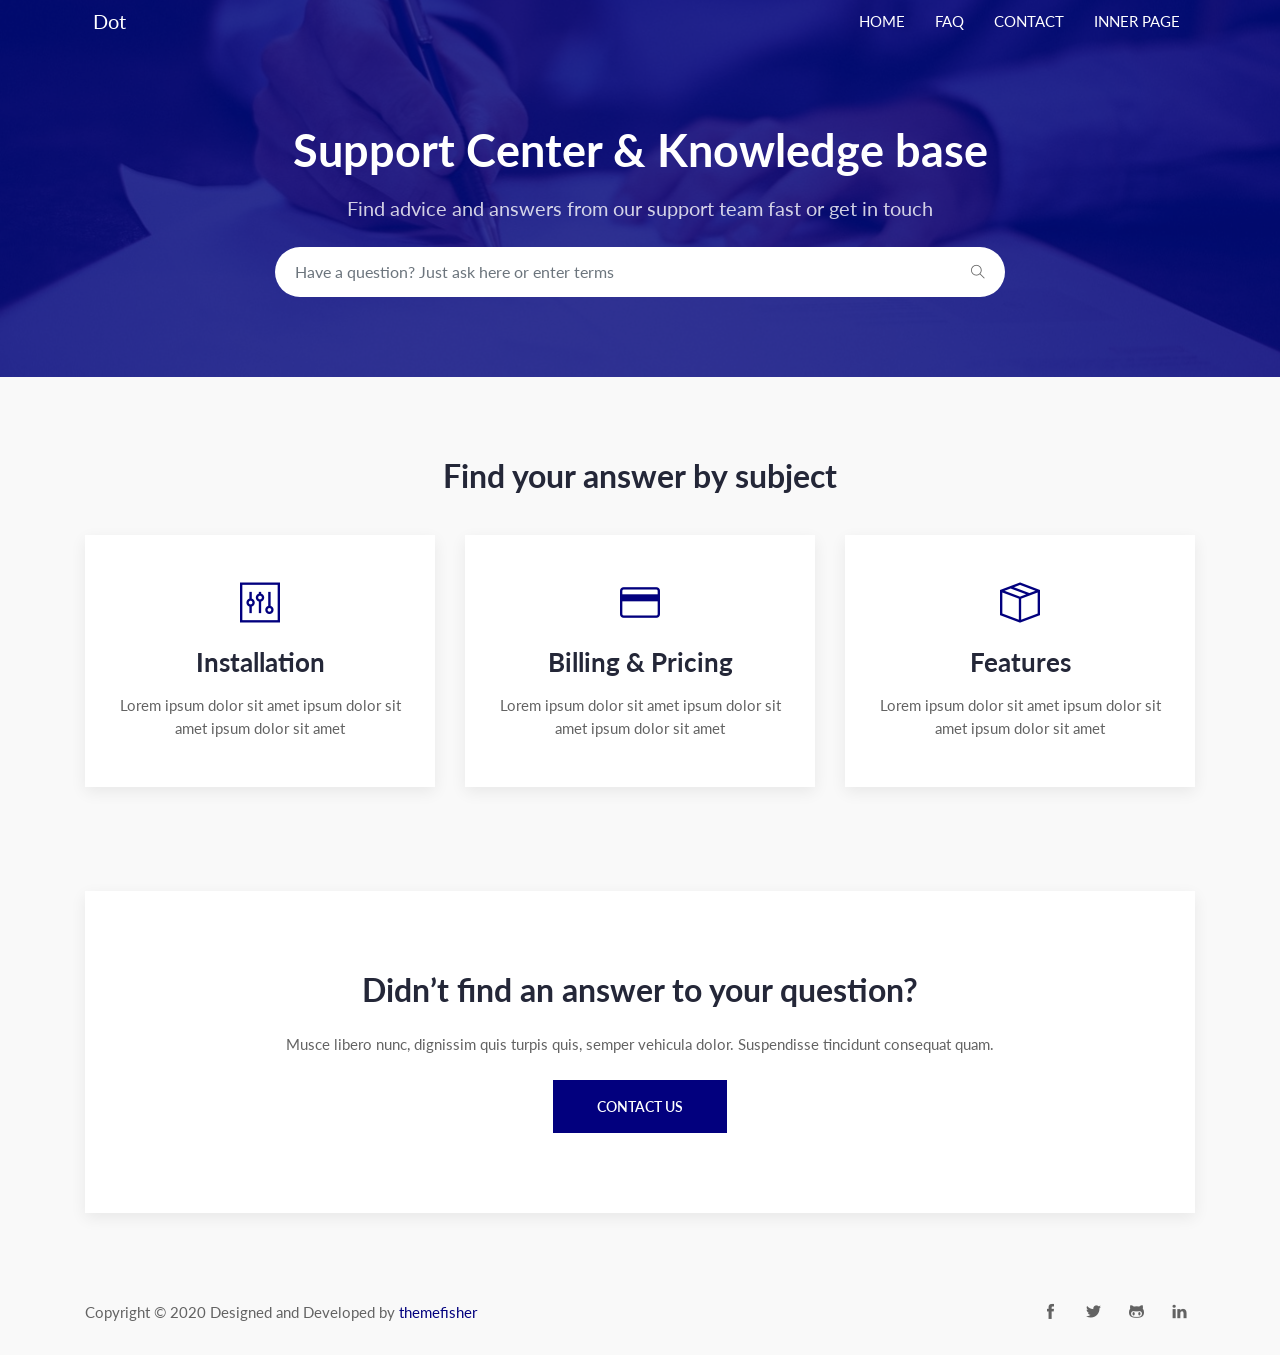
<file: sample/dot-bootstrap-main/index.html>
<!DOCTYPE html>
<html lang="en-us">

<head>
	<meta charset="utf-8">
	<title>Dot</title>
	<meta name="viewport" content="width=device-width, initial-scale=1, maximum-scale=1">
  
  <!-- theme meta -->
  <meta name="theme-name" content="dot" />

	<!-- ** CSS Plugins Needed for the Project ** -->

	<!-- Bootstrap -->
	<link rel="stylesheet" href="plugins/bootstrap/bootstrap.min.css">
	<!-- themefy-icon -->
	<link rel="stylesheet" href="plugins/themify-icons/themify-icons.css">
	<!--Favicon-->
	<link rel="icon" href="images/favicon.png" type="image/x-icon">
	<!-- fonts -->
	<link href="https://fonts.googleapis.com/css?family=Lato:300,400,700&display=swap" rel="stylesheet">
	<!-- Main Stylesheet -->
	<link href="assets/style.css" rel="stylesheet" media="screen" />
</head>

<body>
	<!-- header -->
	<header class="banner overlay bg-cover" data-background="images/banner.jpg">
		<nav class="navbar navbar-expand-md navbar-dark">
			<div class="container">
				<a class="navbar-brand px-2" href="index.html">Dot</a>
				<button class="navbar-toggler border-0" type="button" data-toggle="collapse" data-target="#navigation"
					aria-controls="navigation" aria-expanded="false" aria-label="Toggle navigation">
					<span class="navbar-toggler-icon"></span>
				</button>

				<div class="collapse navbar-collapse text-center" id="navigation">
					<ul class="navbar-nav ml-auto">
						<li class="nav-item">
							<a class="nav-link text-dark" href="index.html">Home</a>
						</li>
						<li class="nav-item">
							<a class="nav-link text-dark" href="faq.html">Faq</a>
						</li>
						<li class="nav-item">
							<a class="nav-link text-dark" href="contact.html">contact</a>
						</li>
						<li class="nav-item">
							<a class="nav-link text-dark" href="single.html">Inner Page</a>
						</li>
					</ul>
				</div>
			</div>
		</nav>
		<!-- banner -->
		<div class="container section">
			<div class="row">
				<div class="col-lg-8 text-center mx-auto">
					<h1 class="text-white mb-3">Support Center &amp; Knowledge base</h1>
					<p class="text-white mb-4">Find advice and answers from our support team fast or get in touch</p>
					<div class="position-relative">
						<input id="search" class="form-control" placeholder="Have a question? Just ask here or enter terms"><i
							class="ti-search search-icon"></i>
					</div>
				</div>
			</div>
		</div>
		<!-- /banner -->
	</header>
	<!-- /header -->

	<!-- topics -->
	<section class="section">
		<div class="container">
			<div class="row justify-content-center">
				<div class="col-12 text-center">
					<h2 class="section-title">Find your answer by subject</h2>
				</div>
				<!-- topic-item -->
				<div class="col-lg-4 col-sm-6 mb-4">
					<a href="single.html" class="px-4 py-5 bg-white shadow text-center d-block match-height">
						<i class="ti-panel icon text-primary d-block mb-4"></i>
						<h3 class="mb-3 mt-0">Installation</h3>
						<p class="mb-0">Lorem ipsum dolor sit amet ipsum dolor sit amet ipsum dolor sit amet</p>
					</a>
				</div>
				<div class="col-lg-4 col-sm-6 mb-4">
					<a href="single.html" class="px-4 py-5 bg-white shadow text-center d-block match-height">
						<i class="ti-credit-card icon text-primary d-block mb-4"></i>
						<h3 class="mb-3 mt-0">Billing &amp; Pricing</h3>
						<p class="mb-0">Lorem ipsum dolor sit amet ipsum dolor sit amet ipsum dolor sit amet</p>
					</a>
				</div>
				<div class="col-lg-4 col-sm-6 mb-4">
					<a href="single.html" class="px-4 py-5 bg-white shadow text-center d-block match-height">
						<i class="ti-package icon text-primary d-block mb-4"></i>
						<h3 class="mb-3 mt-0">Features</h3>
						<p class="mb-0">Lorem ipsum dolor sit amet ipsum dolor sit amet ipsum dolor sit amet</p>
					</a>
				</div>
			</div>
		</div>
	</section>
	<!-- /topics -->

	<!-- call to action -->
	<section>
		<div class="container">
			<div class="row">
				<div class="col-12">
					<div class="section px-3 bg-white shadow text-center">
						<h2 class="mb-4">Didn&rsquo;t find an answer to your question?</h2>
						<p class="mb-4">Musce libero nunc, dignissim quis turpis quis, semper vehicula dolor. Suspendisse tincidunt
							consequat quam.</p>
						<a href="contact.html" class="btn btn-primary">contact us</a>
					</div>
				</div>
			</div>
		</div>
	</section>
	<!-- /call to action -->

	<!-- footer -->
	<footer class="section pb-4">
		<div class="container">
			<div class="row align-items-center">
				<div class="col-md-8 text-md-left text-center">
					<p class="mb-md-0 mb-4">Copyright © 2020 Designed and Developed by <a
							href="https://themefisher.com/">themefisher</a></p>
				</div>
				<div class="col-md-4 text-md-right text-center">
					<ul class="list-inline">
						<li class="list-inline-item"><a class="text-color d-inline-block p-2" href="#"><i
									class="ti-facebook"></i></a></li>
						<li class="list-inline-item"><a class="text-color d-inline-block p-2" href="#"><i
									class="ti-twitter-alt"></i></a></li>
						<li class="list-inline-item"><a class="text-color d-inline-block p-2" href="#"><i class="ti-github"></i></a>
						</li>
						<li class="list-inline-item"><a class="text-color d-inline-block p-2" href="#"><i
									class="ti-linkedin"></i></a></li>
					</ul>
				</div>
			</div>
		</div>
	</footer>
	<!-- /footer -->

	<!-- ** JS Plugins Needed for the Project ** -->
	<!-- jquiry -->
	<script src="plugins/jquery/jquery-1.12.4.js"></script>
	<!-- Bootstrap JS -->
	<script src="plugins/bootstrap/bootstrap.min.js"></script>
	<!-- match-height JS -->
	<script src="plugins/match-height/jquery.matchHeight-min.js"></script>
	<!-- Main Script -->
	<script src="assets/script.js"></script>
</body>

</html>
</file>
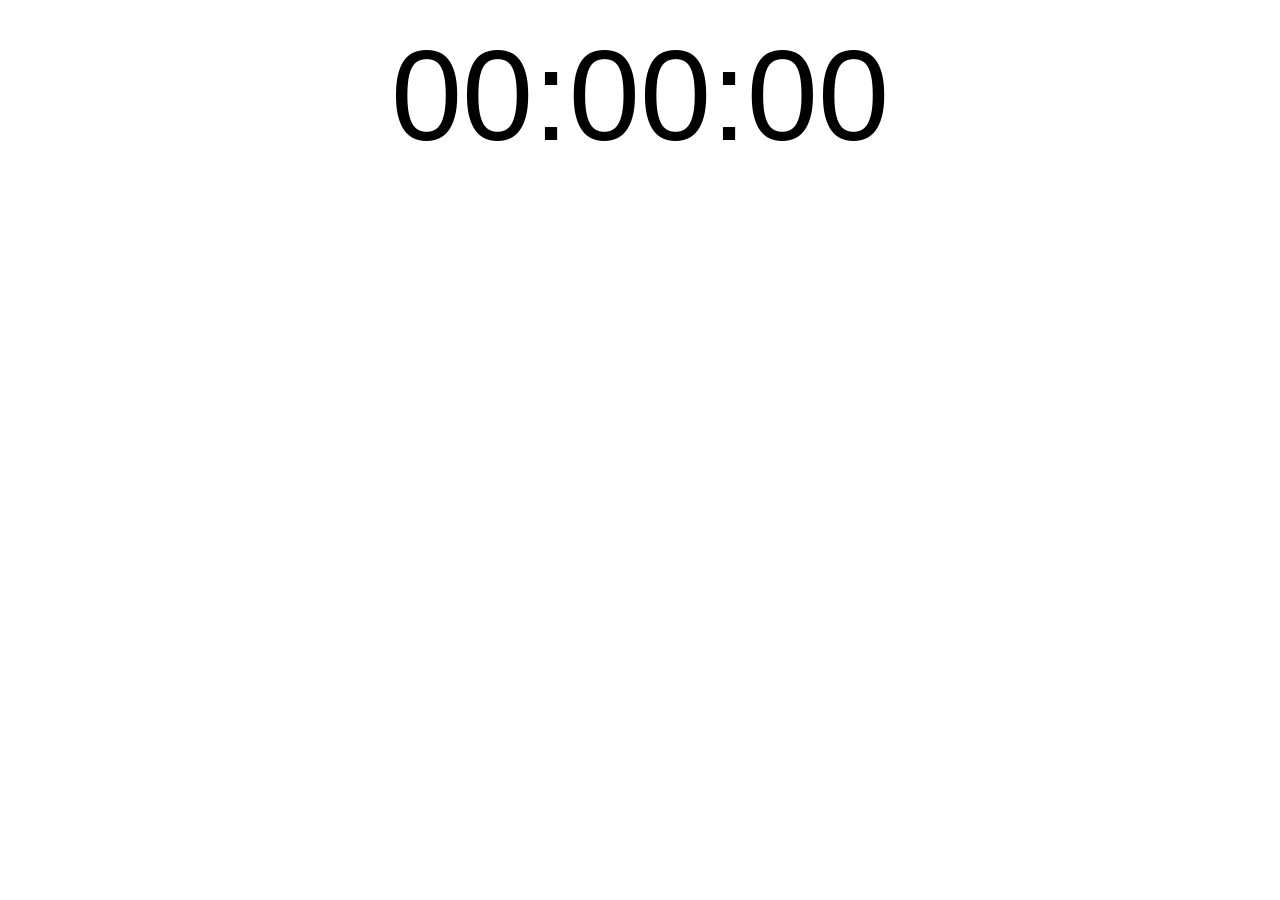
<file: countdown/countdown.html>
<!DOCTYPE html>
<html>

<head>
	<!-- 引用Bootstrap CSS -->
	<link rel="stylesheet" href="https://cdn.jsdelivr.net/npm/bootstrap@5.2.3/dist/css/bootstrap.min.css">
	<!-- 引用自定義CSS文件 -->
	<link rel="stylesheet" href="countdown.css">
</head>

<body style="background-color: #FFFFFF;">

	<!-- 計時器顯示區域 -->
	<div class="text-center" width="100%">
		<!-- 設置計時器的字體和顯示格式 -->
		<div id="timer" align=center style="font-family: Arial, Helvetica; font-size: 10vw;">00:00:00</div>
	</div>

	<!-- 引用自定義JavaScript文件 -->
	<script src="countdown.js"></script>

</body>

</html>
</file>
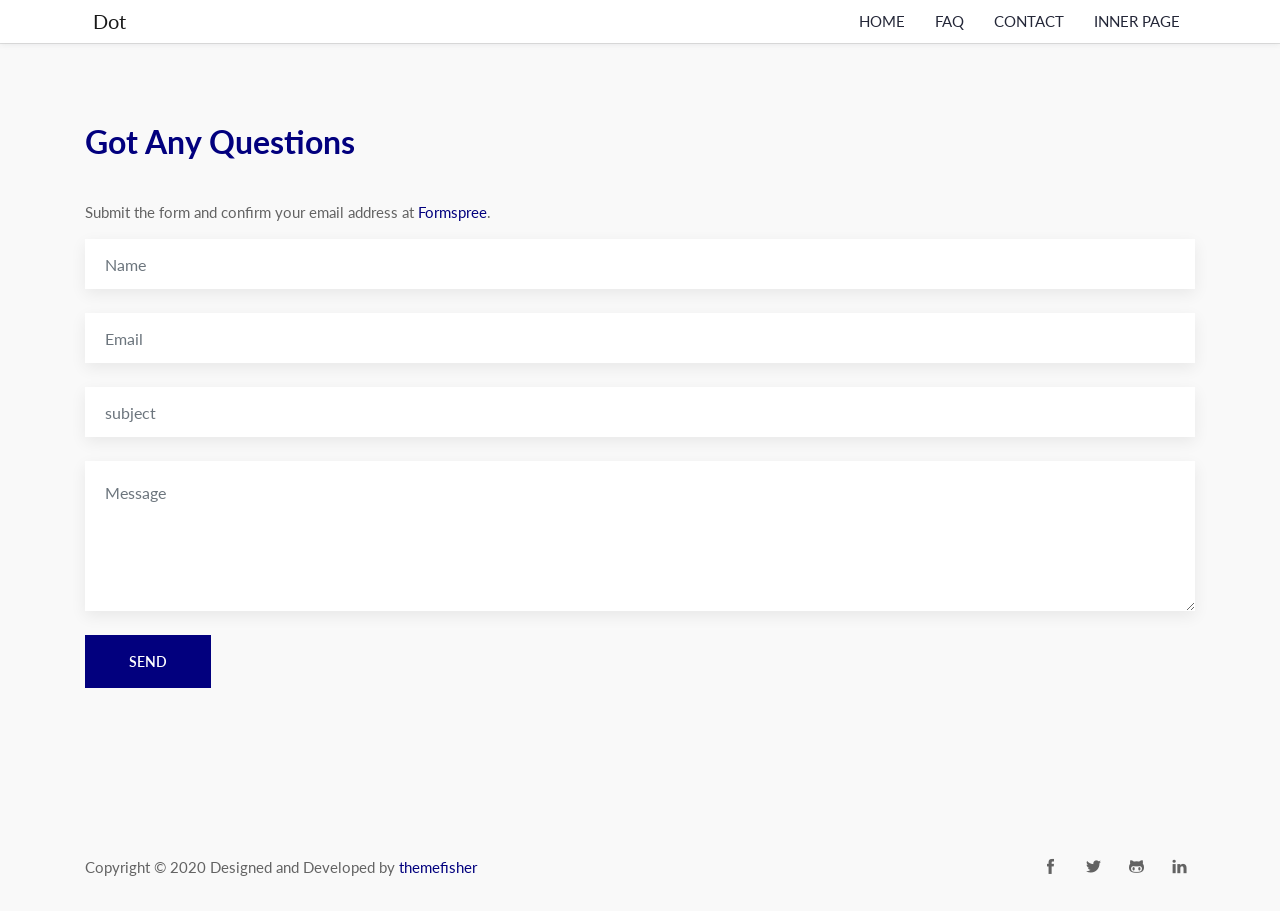
<file: sample/dot-bootstrap-main/contact.html>
<!DOCTYPE html>
<html lang="en-us">

<head>
  <meta charset="utf-8">
  <title>Dot</title>
  <meta name="viewport" content="width=device-width, initial-scale=1, maximum-scale=1">

  <!-- ** CSS Plugins Needed for the Project ** -->

  <!-- Bootstrap -->
  <link rel="stylesheet" href="plugins/bootstrap/bootstrap.min.css">
  <!-- themefy-icon -->
  <link rel="stylesheet" href="plugins/themify-icons/themify-icons.css">
  <!--Favicon-->
  <link rel="icon" href="images/favicon.png" type="image/x-icon">
  <!-- fonts -->
  <link href="https://fonts.googleapis.com/css?family=Lato:300,400,700&display=swap" rel="stylesheet">
  <!-- Main Stylesheet -->
  <link href="assets/style.css" rel="stylesheet" media="screen" />
</head>

<body>
  <!-- header -->
  <header class="shadow-bottom sticky-top bg-white">
    <nav class="navbar navbar-expand-md navbar-light">
      <div class="container">
        <a class="navbar-brand px-2" href="index.html">Dot</a>
        <button class="navbar-toggler border-0" type="button" data-toggle="collapse" data-target="#navigation"
          aria-controls="navigation" aria-expanded="false" aria-label="Toggle navigation">
          <span class="navbar-toggler-icon"></span>
        </button>

        <div class="collapse navbar-collapse text-center" id="navigation">
          <ul class="navbar-nav ml-auto">
            <li class="nav-item">
              <a class="nav-link text-dark" href="index.html">Home</a>
            </li>
            <li class="nav-item">
              <a class="nav-link text-dark" href="faq.html">Faq</a>
            </li>
            <li class="nav-item">
              <a class="nav-link text-dark" href="contact.html">contact</a>
            </li>
						<li class="nav-item">
							<a class="nav-link text-dark" href="single.html">Inner Page</a>
						</li>
          </ul>
        </div>
      </div>
    </nav>
  </header>
  <!-- /header -->

  <!-- contact -->
  <section class="section">
    <div class="container">
      <div class="row">
        <div class="col-12">
          <h2 class="section-title text-primary">Got Any Questions</h2>
          <p>Submit the form and confirm your email address at <a href="https://formspree.io/">Formspree</a>.</p>

          <form action="#">
            <input type="text" id="name" name="name" placeholder="Name" class="form-control mb-4 shadow rounded-0">
            <input type="email" id="mail" name="mail" placeholder="Email" class="form-control mb-4 shadow rounded-0">
            <input type="text" id="subject" name="subject" placeholder="subject"
              class="form-control mb-4 shadow rounded-0">
            <textarea name="message" id="message" placeholder="Message"
              class="form-control mb-4 shadow rounded-0"></textarea>
            <button type="submit" value="send" class="btn btn-primary">Send</button>
          </form>
        </div>
      </div>
    </div>
  </section>
  <!-- /contact -->

  <!-- footer -->
  <footer class="section pb-4">
    <div class="container">
      <div class="row align-items-center">
        <div class="col-md-8 text-md-left text-center">
          <p class="mb-md-0 mb-4">Copyright © 2020 Designed and Developed by <a
              href="https://themefisher.com/">themefisher</a></p>
        </div>
        <div class="col-md-4 text-md-right text-center">
          <ul class="list-inline">
            <li class="list-inline-item"><a class="text-color d-inline-block p-2" href="#"><i
                  class="ti-facebook"></i></a></li>
            <li class="list-inline-item"><a class="text-color d-inline-block p-2" href="#"><i
                  class="ti-twitter-alt"></i></a></li>
            <li class="list-inline-item"><a class="text-color d-inline-block p-2" href="#"><i class="ti-github"></i></a>
            </li>
            <li class="list-inline-item"><a class="text-color d-inline-block p-2" href="#"><i
                  class="ti-linkedin"></i></a></li>
          </ul>
        </div>
      </div>
    </div>
  </footer>
  <!-- /footer -->

  <!-- ** JS Plugins Needed for the Project ** -->
  <!-- jquiry -->
  <script src="plugins/jquery/jquery-1.12.4.js"></script>
  <!-- Bootstrap JS -->
  <script src="plugins/bootstrap/bootstrap.min.js"></script>
  <!-- match-height JS -->
  <script src="plugins/match-height/jquery.matchHeight-min.js"></script>
  <!-- Main Script -->
  <script src="assets/script.js"></script>
</body>

</html>
</file>
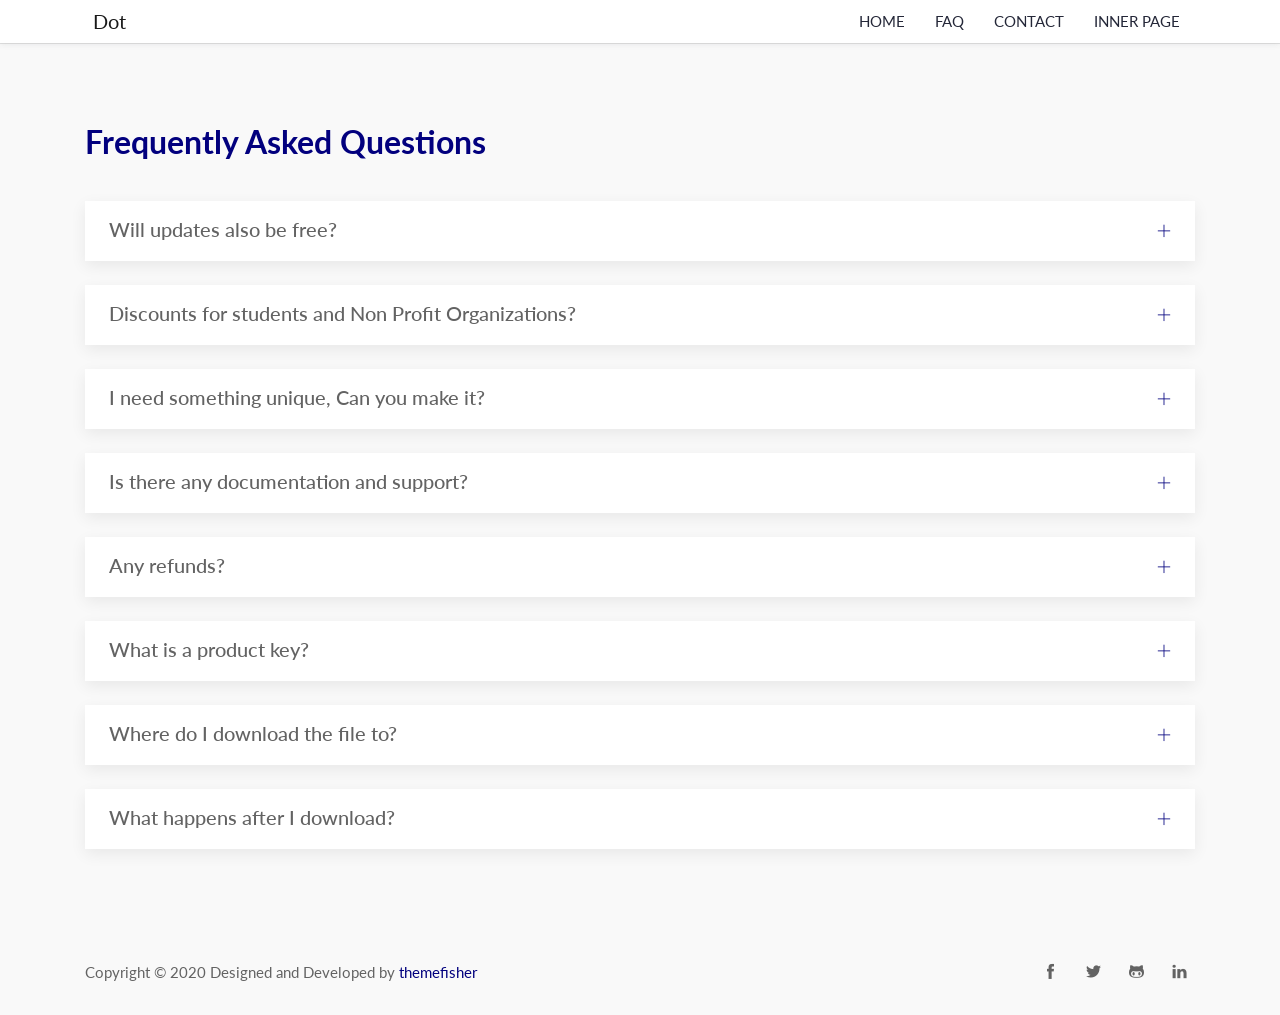
<file: sample/dot-bootstrap-main/faq.html>
<!DOCTYPE html>
<html lang="en-us">

<head>
  <meta charset="utf-8">
  <title>Dot</title>
  <meta name="viewport" content="width=device-width, initial-scale=1, maximum-scale=1">

  <!-- ** CSS Plugins Needed for the Project ** -->

  <!-- Bootstrap -->
  <link rel="stylesheet" href="plugins/bootstrap/bootstrap.min.css">
  <!-- themefy-icon -->
  <link rel="stylesheet" href="plugins/themify-icons/themify-icons.css">
  <!--Favicon-->
  <link rel="icon" href="images/favicon.png" type="image/x-icon">
  <!-- fonts -->
  <link href="https://fonts.googleapis.com/css?family=Lato:300,400,700&display=swap" rel="stylesheet">
  <!-- Main Stylesheet -->
  <link href="assets/style.css" rel="stylesheet" media="screen" />
</head>

<body>
  <!-- header -->
  <header class="shadow-bottom sticky-top bg-white">
    <nav class="navbar navbar-expand-md navbar-light">
      <div class="container">
        <a class="navbar-brand px-2" href="index.html">Dot</a>
        <button class="navbar-toggler border-0" type="button" data-toggle="collapse" data-target="#navigation"
          aria-controls="navigation" aria-expanded="false" aria-label="Toggle navigation">
          <span class="navbar-toggler-icon"></span>
        </button>

        <div class="collapse navbar-collapse text-center" id="navigation">
          <ul class="navbar-nav ml-auto">
            <li class="nav-item">
              <a class="nav-link text-dark" href="index.html">Home</a>
            </li>
            <li class="nav-item">
              <a class="nav-link text-dark" href="faq.html">Faq</a>
            </li>
            <li class="nav-item">
              <a class="nav-link text-dark" href="contact.html">contact</a>
            </li>
						<li class="nav-item">
							<a class="nav-link text-dark" href="single.html">Inner Page</a>
						</li>
          </ul>
        </div>
      </div>
    </nav>
  </header>
  <!-- /header -->

  <!-- faq -->
  <section class="section pb-0">
    <div class="container">
      <div class="row">
        <div class="col-12">
          <h2 class="section-title text-primary">Frequently Asked Questions</h2>
          <!-- accordion -->
          <div id="accordion">


            <div class="card mb-4 rounded-0 shadow border-0">
              <div class="card-header rounded-0 bg-white border p-0 border-0">
                <a class="card-link h4 d-flex tex-dark mb-0 py-3 px-4 justify-content-between" data-toggle="collapse"
                  href="#will-updates-also-be-free">
                  <span>Will updates also be free?</span> <i class="ti-plus text-primary text-right"></i>
                </a>
              </div>
              <div id="will-updates-also-be-free" class="collapse" data-parent="#accordion">
                <div class="card-body font-secondary text-color">Lorem, <a href="https://examplesite.com">link</a>
                  <em>ipsum</em> dolor sit amet consectetur adipisicing elit. Cumque praesentium nisi officiis maiores
                  quia sapiente totam omnis vel sequi corporis ipsa incidunt reprehenderit recusandae maxime
                  perspiciatis iste placeat architecto, mollitia delectus ut ab quibusdam. Magnam cumque numquam tempore
                  reprehenderit illo, unde cum omnis vel sed temporibus, repudiandae impedit nam ad enim porro, qui
                  labore fugiat quod suscipit fuga necessitatibus. Perferendis, ipsum? Cum, reprehenderit. Sapiente
                  atque quam vitae, magnam dolore consequatur temporibus harum odit ab id quo qui aspernatur aliquid
                  officiis sit error asperiores eveniet quibusdam, accusantium enim recusandae quas ea est! Quaerat
                  omnis, placeat vitae laboriosam doloremque recusandae mollitia minima!</div>
              </div>
            </div>


            <div class="card mb-4 rounded-0 shadow border-0">
              <div class="card-header rounded-0 bg-white border p-0 border-0">
                <a class="card-link h4 d-flex tex-dark mb-0 py-3 px-4 justify-content-between" data-toggle="collapse"
                  href="#discounts-for-students-and-non-profit-organizations">
                  <span>Discounts for students and Non Profit Organizations?</span> <i
                    class="ti-plus text-primary text-right"></i>
                </a>
              </div>
              <div id="discounts-for-students-and-non-profit-organizations" class="collapse" data-parent="#accordion">
                <div class="card-body font-secondary text-color">Lorem, ipsum dolor sit amet consectetur adipisicing
                  elit. Cumque praesentium nisi officiis maiores quia sapiente totam omnis vel sequi corporis ipsa
                  incidunt reprehenderit recusandae maxime perspiciatis iste placeat architecto, mollitia delectus <a
                    href="https://examplesite.com">link</a> ut ab quibusdam. Magnam cumque numquam tempore reprehenderit
                  illo, unde cum omnis vel sed temporibus, repudiandae impedit nam ad enim porro, qui labore fugiat quod
                  suscipit fuga necessitatibus. Perferendis, ipsum? Cum, reprehenderit. Sapiente atque quam vitae,
                  magnam dolore consequatur temporibus harum odit ab id quo qui aspernatur aliquid officiis sit error
                  asperiores eveniet quibusdam, accusantium enim recusandae quas ea est! Quaerat omnis, placeat vitae
                  laboriosam doloremque recusandae mollitia minima!</div>
              </div>
            </div>


            <div class="card mb-4 rounded-0 shadow border-0">
              <div class="card-header rounded-0 bg-white border p-0 border-0">
                <a class="card-link h4 d-flex tex-dark mb-0 py-3 px-4 justify-content-between" data-toggle="collapse"
                  href="#i-need-something-unique-can-you-make-it">
                  <span>I need something unique, Can you make it?</span> <i class="ti-plus text-primary text-right"></i>
                </a>
              </div>
              <div id="i-need-something-unique-can-you-make-it" class="collapse" data-parent="#accordion">
                <div class="card-body font-secondary text-color">Lorem, ipsum dolor sit amet consectetur adipisicing
                  elit. Cumque praesentium nisi officiis maiores quia sapiente totam omnis vel sequi corporis ipsa
                  incidunt reprehenderit recusandae maxime perspiciatis iste placeat architecto, mollitia delectus <a
                    href="https://examplesite.com">link</a> ut ab quibusdam. Magnam cumque numquam tempore reprehenderit
                  illo, unde cum omnis vel sed temporibus, repudiandae impedit nam ad enim porro, qui labore fugiat quod
                  suscipit fuga necessitatibus. Perferendis, ipsum? Cum, reprehenderit. Sapiente atque quam vitae,
                  magnam dolore consequatur temporibus harum odit ab id quo qui aspernatur aliquid officiis sit error
                  asperiores eveniet quibusdam, accusantium enim recusandae quas ea est! Quaerat omnis, placeat vitae
                  laboriosam doloremque recusandae mollitia minima!</div>
              </div>
            </div>


            <div class="card mb-4 rounded-0 shadow border-0">
              <div class="card-header rounded-0 bg-white border p-0 border-0">
                <a class="card-link h4 d-flex tex-dark mb-0 py-3 px-4 justify-content-between" data-toggle="collapse"
                  href="#is-there-any-documentation-and-support">
                  <span>Is there any documentation and support?</span> <i class="ti-plus text-primary text-right"></i>
                </a>
              </div>
              <div id="is-there-any-documentation-and-support" class="collapse" data-parent="#accordion">
                <div class="card-body font-secondary text-color">Lorem, ipsum dolor sit amet consectetur adipisicing
                  elit. Cumque praesentium nisi officiis maiores quia sapiente totam omnis vel sequi corporis ipsa
                  incidunt reprehenderit recusandae maxime perspiciatis iste placeat architecto, mollitia delectus <a
                    href="https://examplesite.com">link</a> ut ab quibusdam. Magnam cumque numquam tempore reprehenderit
                  illo, unde cum omnis vel sed temporibus, repudiandae impedit nam ad enim porro, qui labore fugiat quod
                  suscipit fuga necessitatibus. Perferendis, ipsum? Cum, reprehenderit. Sapiente atque quam vitae,
                  magnam dolore consequatur temporibus harum odit ab id quo qui aspernatur aliquid officiis sit error
                  asperiores eveniet quibusdam, accusantium enim recusandae quas ea est! Quaerat omnis, placeat vitae
                  laboriosam doloremque recusandae mollitia minima!</div>
              </div>
            </div>


            <div class="card mb-4 rounded-0 shadow border-0">
              <div class="card-header rounded-0 bg-white border p-0 border-0">
                <a class="card-link h4 d-flex tex-dark mb-0 py-3 px-4 justify-content-between" data-toggle="collapse"
                  href="#any-refunds">
                  <span>Any refunds?</span> <i class="ti-plus text-primary text-right"></i>
                </a>
              </div>
              <div id="any-refunds" class="collapse" data-parent="#accordion">
                <div class="card-body font-secondary text-color">Lorem, ipsum dolor sit amet consectetur adipisicing
                  elit. Cumque praesentium nisi officiis maiores quia sapiente totam omnis vel sequi corporis ipsa
                  incidunt reprehenderit recusandae maxime perspiciatis iste placeat architecto, mollitia delectus <a
                    href="https://examplesite.com">link</a> ut ab quibusdam. Magnam cumque numquam tempore reprehenderit
                  illo, unde cum omnis vel sed temporibus, repudiandae impedit nam ad enim porro, qui labore fugiat quod
                  suscipit fuga necessitatibus. Perferendis, ipsum? Cum, reprehenderit. Sapiente atque quam vitae,
                  magnam dolore consequatur temporibus harum odit ab id quo qui aspernatur aliquid officiis sit error
                  asperiores eveniet quibusdam, accusantium enim recusandae quas ea est! Quaerat omnis, placeat vitae
                  laboriosam doloremque recusandae mollitia minima!</div>
              </div>
            </div>


            <div class="card mb-4 rounded-0 shadow border-0">
              <div class="card-header rounded-0 bg-white border p-0 border-0">
                <a class="card-link h4 d-flex tex-dark mb-0 py-3 px-4 justify-content-between" data-toggle="collapse"
                  href="#what-is-a-product-key">
                  <span>What is a product key?</span> <i class="ti-plus text-primary text-right"></i>
                </a>
              </div>
              <div id="what-is-a-product-key" class="collapse" data-parent="#accordion">
                <div class="card-body font-secondary text-color">Lorem, ipsum dolor sit amet consectetur adipisicing
                  elit. Cumque praesentium nisi officiis maiores quia sapiente totam omnis vel sequi corporis ipsa
                  incidunt reprehenderit recusandae maxime perspiciatis iste placeat architecto, mollitia delectus <a
                    href="https://examplesite.com">link</a> ut ab quibusdam. Magnam cumque numquam tempore reprehenderit
                  illo, unde cum omnis vel sed temporibus, repudiandae impedit nam ad enim porro, qui labore fugiat quod
                  suscipit fuga necessitatibus. Perferendis, ipsum? Cum, reprehenderit. Sapiente atque quam vitae,
                  magnam dolore consequatur temporibus harum odit ab id quo qui aspernatur aliquid officiis sit error
                  asperiores eveniet quibusdam, accusantium enim recusandae quas ea est! Quaerat omnis, placeat vitae
                  laboriosam doloremque recusandae mollitia minima!</div>
              </div>
            </div>


            <div class="card mb-4 rounded-0 shadow border-0">
              <div class="card-header rounded-0 bg-white border p-0 border-0">
                <a class="card-link h4 d-flex tex-dark mb-0 py-3 px-4 justify-content-between" data-toggle="collapse"
                  href="#where-do-i-download-the-file-to">
                  <span>Where do I download the file to?</span> <i class="ti-plus text-primary text-right"></i>
                </a>
              </div>
              <div id="where-do-i-download-the-file-to" class="collapse" data-parent="#accordion">
                <div class="card-body font-secondary text-color">Lorem, ipsum dolor sit amet consectetur adipisicing
                  elit. Cumque praesentium nisi officiis maiores quia sapiente totam omnis vel sequi corporis ipsa
                  incidunt reprehenderit recusandae maxime perspiciatis iste placeat architecto, mollitia delectus <a
                    href="https://examplesite.com">link</a> ut ab quibusdam. Magnam cumque numquam tempore reprehenderit
                  illo, unde cum omnis vel sed temporibus, repudiandae impedit nam ad enim porro, qui labore fugiat quod
                  suscipit fuga necessitatibus. Perferendis, ipsum? Cum, reprehenderit. Sapiente atque quam vitae,
                  magnam dolore consequatur temporibus harum odit ab id quo qui aspernatur aliquid officiis sit error
                  asperiores eveniet quibusdam, accusantium enim recusandae quas ea est! Quaerat omnis, placeat vitae
                  laboriosam doloremque recusandae mollitia minima!</div>
              </div>
            </div>


            <div class="card mb-4 rounded-0 shadow border-0">
              <div class="card-header rounded-0 bg-white border p-0 border-0">
                <a class="card-link h4 d-flex tex-dark mb-0 py-3 px-4 justify-content-between" data-toggle="collapse"
                  href="#what-happens-after-i-download">
                  <span>What happens after I download?</span> <i class="ti-plus text-primary text-right"></i>
                </a>
              </div>
              <div id="what-happens-after-i-download" class="collapse" data-parent="#accordion">
                <div class="card-body font-secondary text-color">Lorem, ipsum dolor sit amet consectetur adipisicing
                  elit. Cumque praesentium nisi officiis maiores quia sapiente totam omnis vel sequi corporis ipsa
                  incidunt reprehenderit recusandae maxime perspiciatis iste placeat architecto, mollitia delectus <a
                    href="https://examplesite.com">link</a> ut ab quibusdam. Magnam cumque numquam tempore reprehenderit
                  illo, unde cum omnis vel sed temporibus, repudiandae impedit nam ad enim porro, qui labore fugiat quod
                  suscipit fuga necessitatibus. Perferendis, ipsum? Cum, reprehenderit. Sapiente atque quam vitae,
                  magnam dolore consequatur temporibus harum odit ab id quo qui aspernatur aliquid officiis sit error
                  asperiores eveniet quibusdam, accusantium enim recusandae quas ea est! Quaerat omnis, placeat vitae
                  laboriosam doloremque recusandae mollitia minima!</div>
              </div>
            </div>

          </div>
        </div>
      </div>
    </div>
  </section>
  <!-- /faq -->

  <!-- footer -->
  <footer class="section pb-4">
    <div class="container">
      <div class="row align-items-center">
        <div class="col-md-8 text-md-left text-center">
          <p class="mb-md-0 mb-4">Copyright © 2020 Designed and Developed by <a
              href="https://themefisher.com/">themefisher</a></p>
        </div>
        <div class="col-md-4 text-md-right text-center">
          <ul class="list-inline">
            <li class="list-inline-item"><a class="text-color d-inline-block p-2" href="#"><i
                  class="ti-facebook"></i></a></li>
            <li class="list-inline-item"><a class="text-color d-inline-block p-2" href="#"><i
                  class="ti-twitter-alt"></i></a></li>
            <li class="list-inline-item"><a class="text-color d-inline-block p-2" href="#"><i class="ti-github"></i></a>
            </li>
            <li class="list-inline-item"><a class="text-color d-inline-block p-2" href="#"><i
                  class="ti-linkedin"></i></a></li>
          </ul>
        </div>
      </div>
    </div>
  </footer>
  <!-- /footer -->

  <!-- ** JS Plugins Needed for the Project ** -->
  <!-- jquiry -->
  <script src="plugins/jquery/jquery-1.12.4.js"></script>
  <!-- Bootstrap JS -->
  <script src="plugins/bootstrap/bootstrap.min.js"></script>
  <!-- match-height JS -->
  <script src="plugins/match-height/jquery.matchHeight-min.js"></script>
  <!-- Main Script -->
  <script src="assets/script.js"></script>
</body>

</html>

</html>
</file>
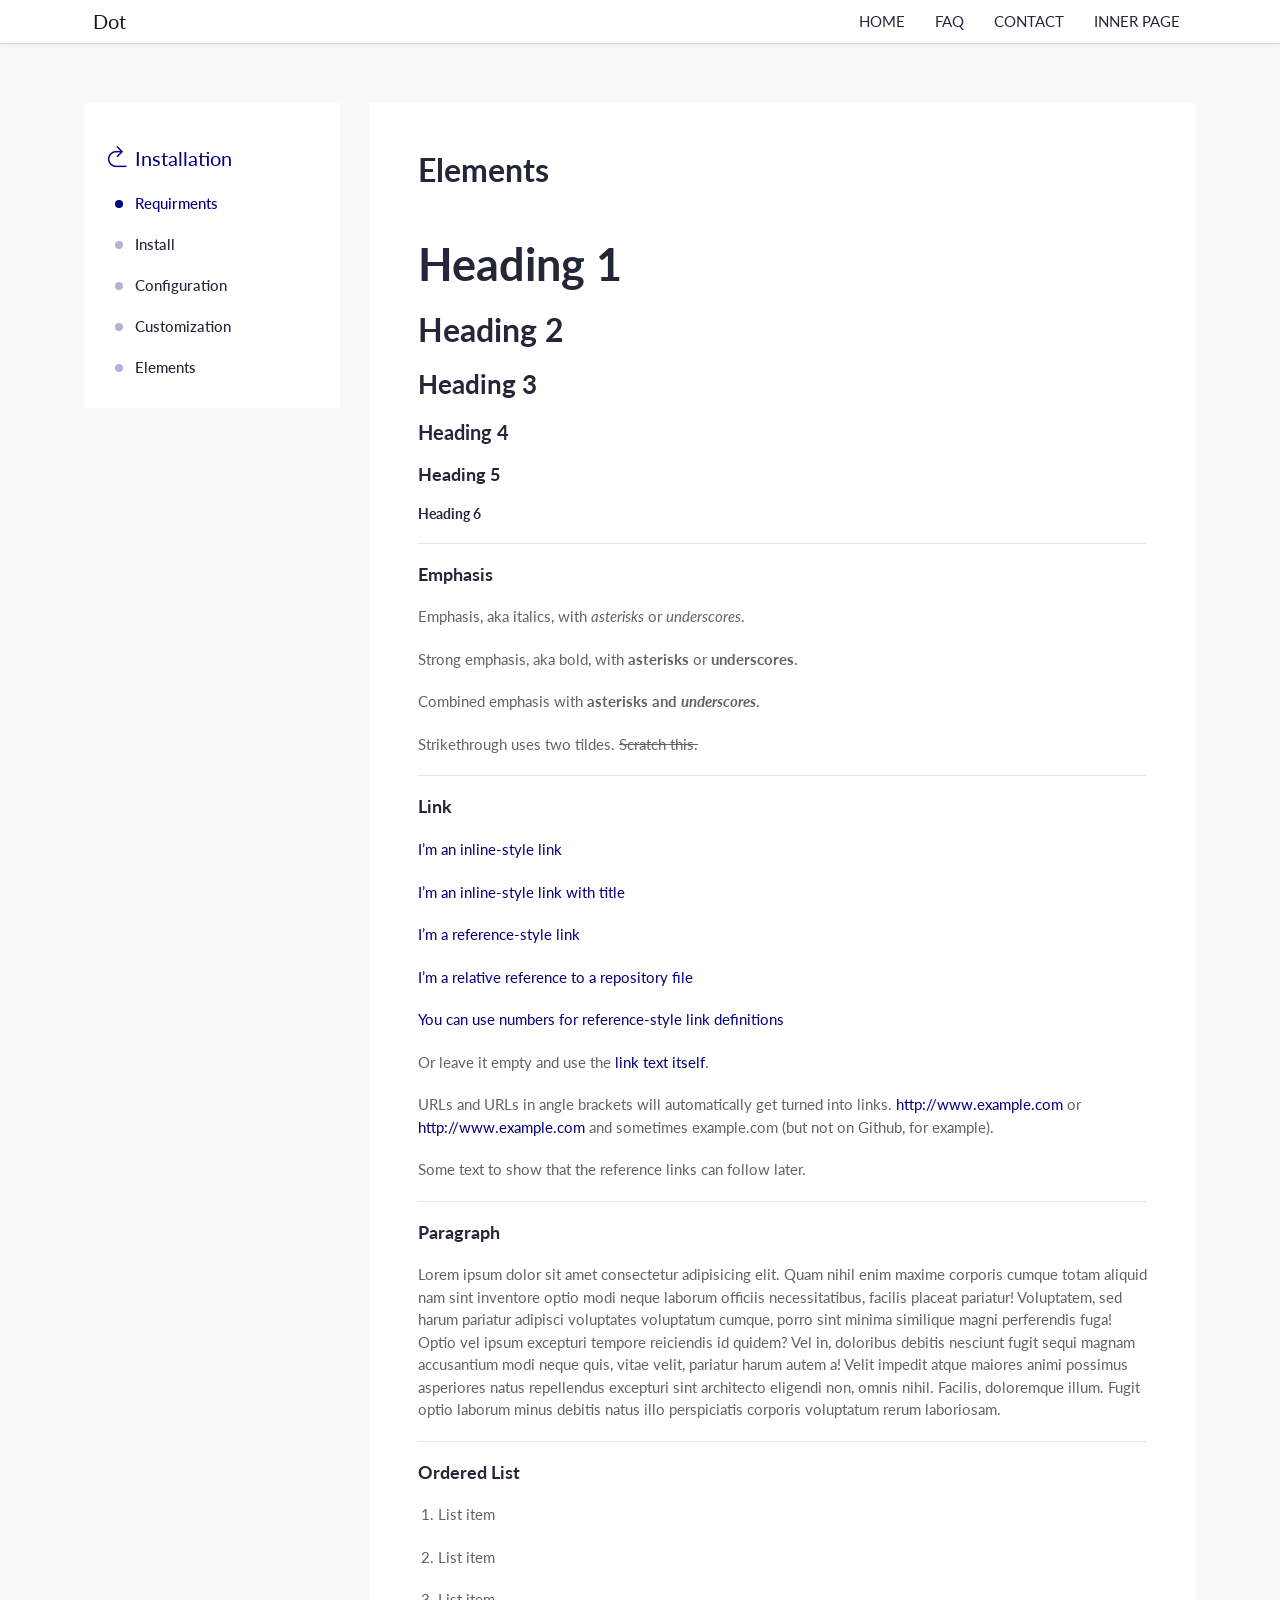
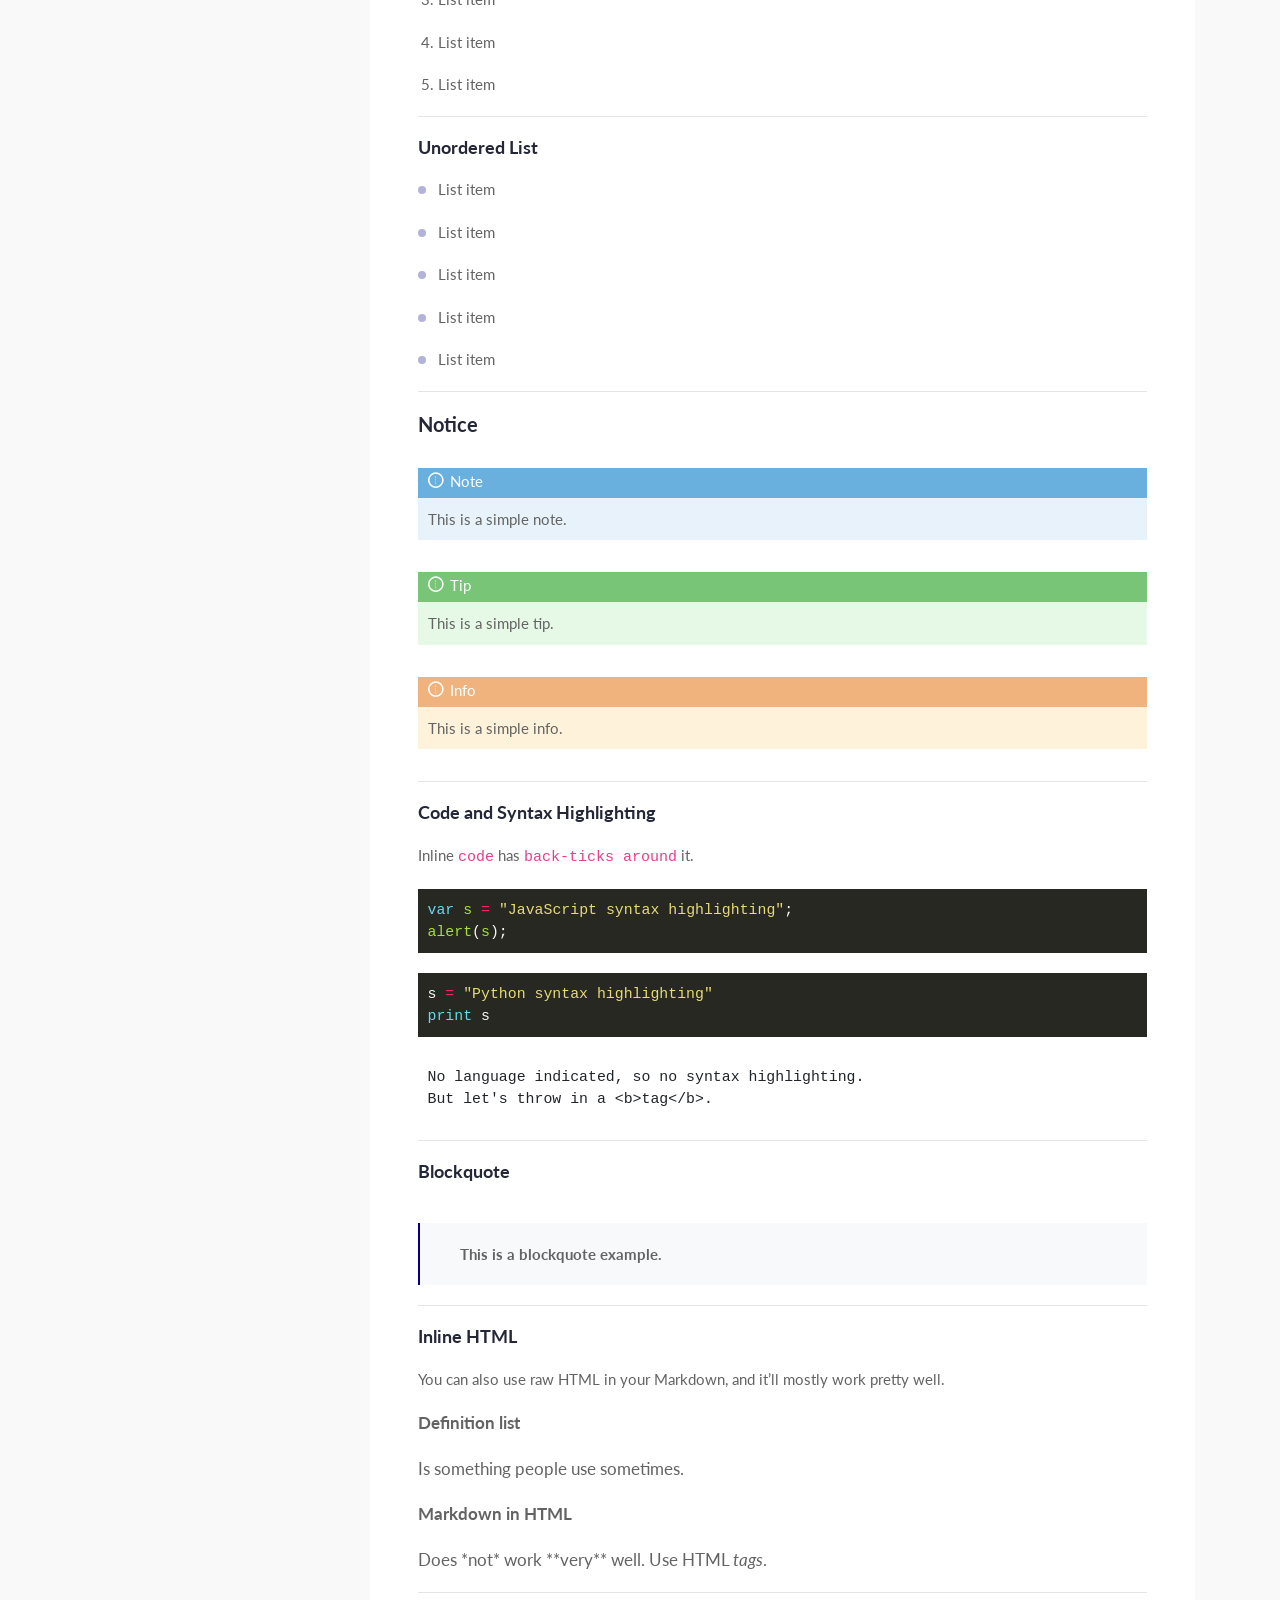
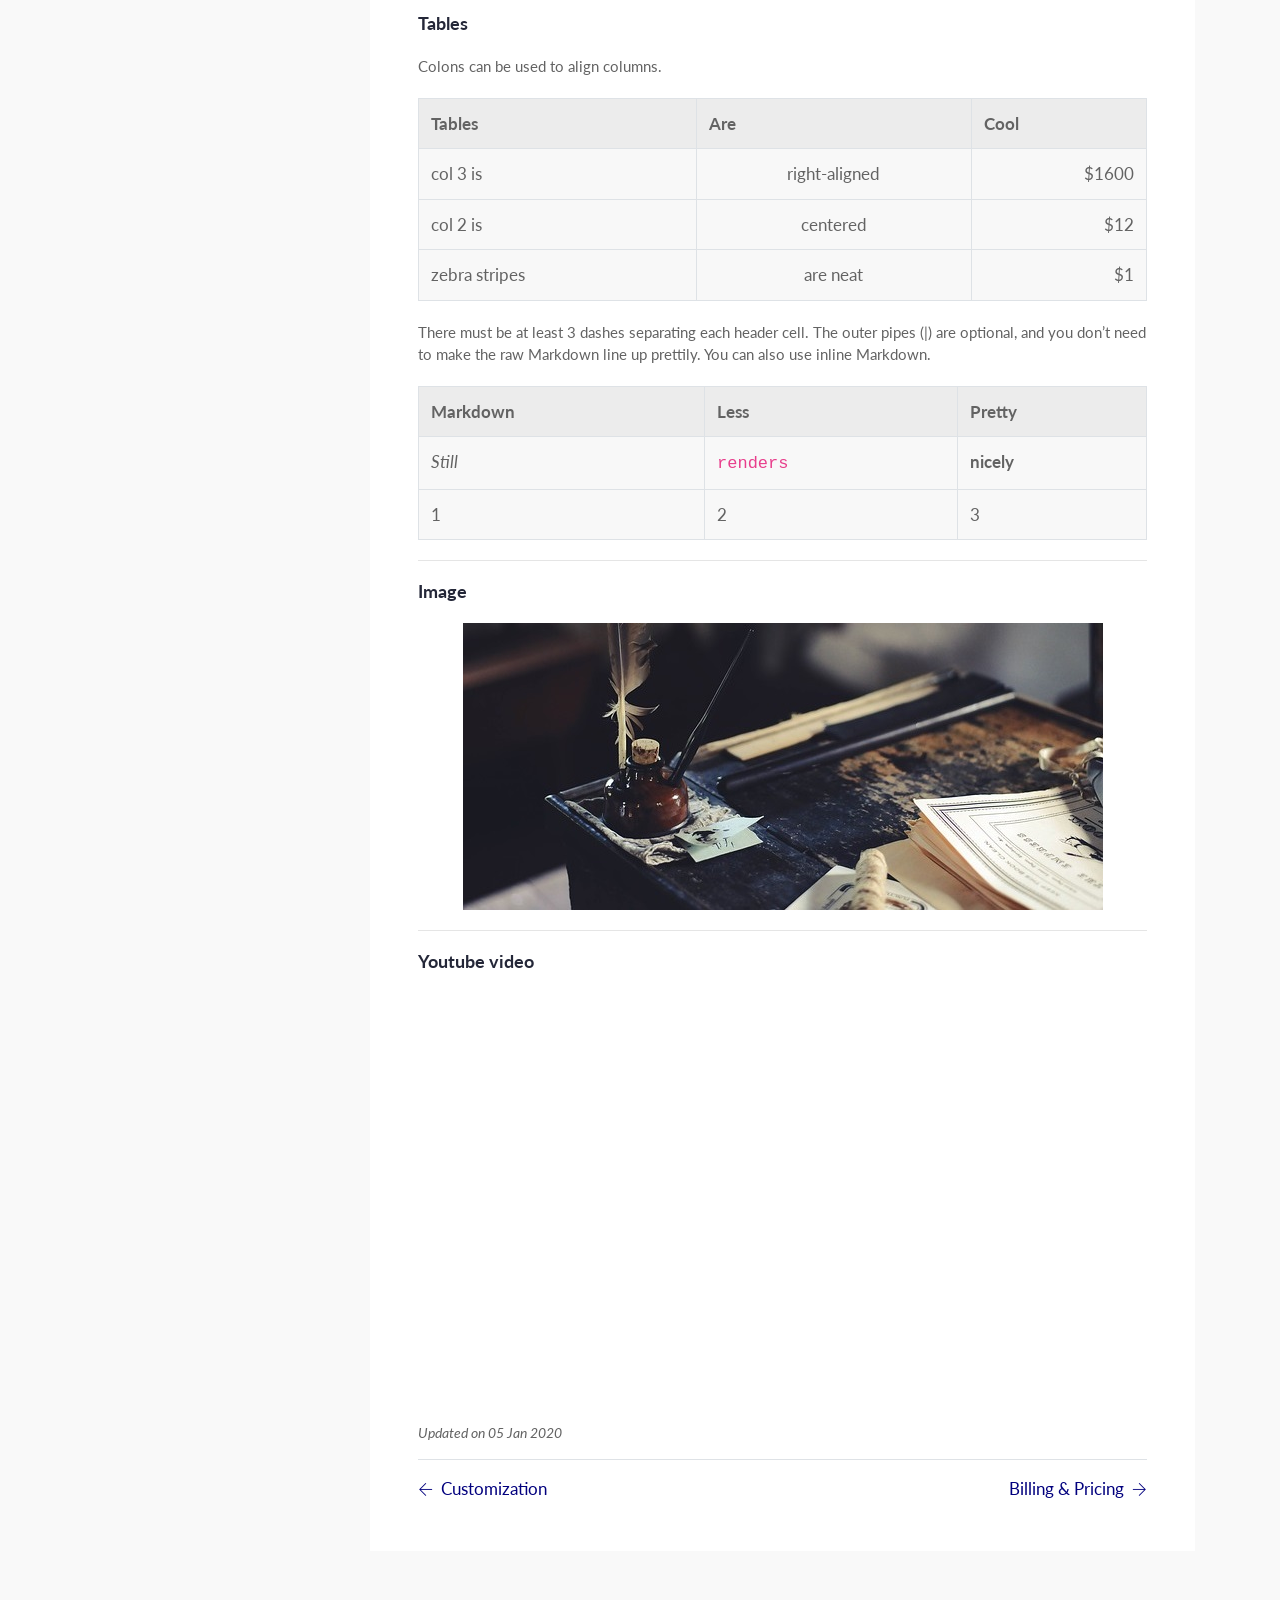
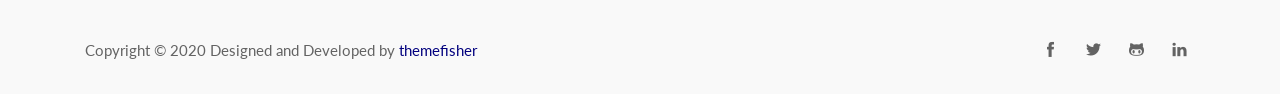
<file: sample/dot-bootstrap-main/single.html>
<!DOCTYPE html>
<html lang="en-us">

<head>
  <meta charset="utf-8">
  <title>Dot</title>
  <meta name="viewport" content="width=device-width, initial-scale=1, maximum-scale=1">

  <!-- ** CSS Plugins Needed for the Project ** -->

  <!-- Bootstrap -->
  <link rel="stylesheet" href="plugins/bootstrap/bootstrap.min.css">
  <!-- themefy-icon -->
  <link rel="stylesheet" href="plugins/themify-icons/themify-icons.css">
  <!--Favicon-->
  <link rel="icon" href="images/favicon.png" type="image/x-icon">
  <!-- fonts -->
  <link href="https://fonts.googleapis.com/css?family=Lato:300,400,700&display=swap" rel="stylesheet">
  <!-- Main Stylesheet -->
  <link href="assets/style.css" rel="stylesheet" media="screen" />
</head>

<body>
  <!-- header -->
  <header class="shadow-bottom sticky-top bg-white">
    <nav class="navbar navbar-expand-md navbar-light">
      <div class="container">
        <a class="navbar-brand px-2" href="index.html">Dot</a>
        <button class="navbar-toggler border-0" type="button" data-toggle="collapse" data-target="#navigation"
          aria-controls="navigation" aria-expanded="false" aria-label="Toggle navigation">
          <span class="navbar-toggler-icon"></span>
        </button>

        <div class="collapse navbar-collapse text-center" id="navigation">
          <ul class="navbar-nav ml-auto">
            <li class="nav-item">
              <a class="nav-link text-dark" href="index.html">Home</a>
            </li>
            <li class="nav-item">
              <a class="nav-link text-dark" href="faq.html">Faq</a>
            </li>
            <li class="nav-item">
              <a class="nav-link text-dark" href="contact.html">contact</a>
            </li>
            <li class="nav-item">
              <a class="nav-link text-dark" href="single.html">Inner Page</a>
            </li>
          </ul>
        </div>
      </div>
    </nav>
  </header>
  <!-- /header -->

  <!-- details page -->
  <section class="single section-sm pb-0">
    <div class="container">
      <div class="row">
        <div class="col-lg-3">
          <div class="sidebar">
            <ul class="list-styled">
              <a class="back-btn" href="index.html"></a>
              <li class="sidelist">
                <a href="single.html">Installation</a>
                <ul>
                  <li class="sidelist active">
                    <a href="single.html">Requirments</a>
                  </li>
                  <li class="sidelist">
                    <a href="single.html">Install</a>
                  </li>
                  <li class="sidelist">
                    <a href="single.html">Configuration</a>
                  </li>
                  <li class="sidelist">
                    <a href="single.html">Customization</a>
                  </li>
                  <li class="sidelist">
                    <a href="single.html">Elements</a>
                  </li>
                </ul>
              </li>
            </ul>
          </div>
        </div>
        <div class="col-lg-9">
          <div class="p-lg-5 p-4 bg-white">
            <h2 class="mb-5">Elements</h2>
            <div class="content">
              <h1 id="heading-1">Heading 1</h1>
              <h2 id="heading-2">Heading 2</h2>
              <h3 id="heading-3">Heading 3</h3>
              <h4 id="heading-4">Heading 4</h4>
              <h5 id="heading-5">Heading 5</h5>
              <h6 id="heading-6">Heading 6</h6>
              <hr>
              <h5 id="emphasis">Emphasis</h5>
              <p>Emphasis, aka italics, with <em>asterisks</em> or <em>underscores</em>.</p>
              <p>Strong emphasis, aka bold, with <strong>asterisks</strong> or <strong>underscores</strong>.</p>
              <p>Combined emphasis with <strong>asterisks and <em>underscores</em></strong>.</p>
              <p>Strikethrough uses two tildes. <del>Scratch this.</del></p>
              <hr>
              <h5 id="link">Link</h5>
              <p><a href="https://www.google.com">I&rsquo;m an inline-style link</a></p>
              <p><a href="https://www.google.com" title="Google's Homepage">I&rsquo;m an inline-style link with
                  title</a></p>
              <p><a href="https://www.mozilla.org">I&rsquo;m a reference-style link</a></p>
              <p><a href="../blob/master/LICENSE">I&rsquo;m a relative reference to a repository file</a></p>
              <p><a href="http://slashdot.org">You can use numbers for reference-style link definitions</a></p>
              <p>Or leave it empty and use the <a href="http://www.reddit.com">link text itself</a>.</p>
              <p>URLs and URLs in angle brackets will automatically get turned into links.
                <a href="http://www.example.com">http://www.example.com</a> or <a
                  href="http://www.example.com">http://www.example.com</a> and sometimes
                example.com (but not on Github, for example).</p>
              <p>Some text to show that the reference links can follow later.</p>
              <hr>
              <h5 id="paragraph">Paragraph</h5>
              <p>Lorem ipsum dolor sit amet consectetur adipisicing elit. Quam nihil enim maxime corporis cumque totam
                aliquid nam sint inventore optio modi neque laborum officiis necessitatibus, facilis placeat pariatur!
                Voluptatem, sed harum pariatur adipisci voluptates voluptatum cumque, porro sint minima similique magni
                perferendis fuga! Optio vel ipsum excepturi tempore reiciendis id quidem? Vel in, doloribus debitis
                nesciunt fugit sequi magnam accusantium modi neque quis, vitae velit, pariatur harum autem a! Velit
                impedit atque maiores animi possimus asperiores natus repellendus excepturi sint architecto eligendi
                non, omnis nihil. Facilis, doloremque illum. Fugit optio laborum minus debitis natus illo perspiciatis
                corporis voluptatum rerum laboriosam.</p>
              <hr>
              <h5 id="ordered-list">Ordered List</h5>
              <ol>
                <li>List item</li>
                <li>List item</li>
                <li>List item</li>
                <li>List item</li>
                <li>List item</li>
              </ol>
              <hr>
              <h5 id="unordered-list">Unordered List</h5>
              <ul>
                <li>List item</li>
                <li>List item</li>
                <li>List item</li>
                <li>List item</li>
                <li>List item</li>
              </ul>
              <hr>
              <h4 id="notice">Notice</h4>
              <div class="notices note">
                <p>This is a simple note.</p>
              </div>
              <div class="notices tip">
                <p>This is a simple tip.</p>
              </div>
              <div class="notices info">
                <p>This is a simple info.</p>
              </div>
              <hr>
              <h5 id="code-and-syntax-highlighting">Code and Syntax Highlighting</h5>
              <p>Inline <code>code</code> has <code>back-ticks around</code> it.</p>
              <div class="highlight">
                <pre style="color:#f8f8f2;background-color:#272822;-moz-tab-size:4;-o-tab-size:4;tab-size:4"><code class="language-javascript" data-lang="javascript"><span style="color:#66d9ef">var</span> <span style="color:#a6e22e">s</span> <span style="color:#f92672">=</span> <span style="color:#e6db74">&#34;JavaScript syntax highlighting&#34;</span>;
<span style="color:#a6e22e">alert</span>(<span style="color:#a6e22e">s</span>);
</code></pre>
              </div>
              <div class="highlight">
                <pre style="color:#f8f8f2;background-color:#272822;-moz-tab-size:4;-o-tab-size:4;tab-size:4"><code class="language-python" data-lang="python">s <span style="color:#f92672">=</span> <span style="color:#e6db74">&#34;Python syntax highlighting&#34;</span>
<span style="color:#66d9ef">print</span> s
</code></pre>
              </div>
              <pre><code>No language indicated, so no syntax highlighting. 
But let's throw in a &lt;b&gt;tag&lt;/b&gt;.
</code></pre>
              <hr>
              <h5 id="blockquote">Blockquote</h5>
              <blockquote>
                <p>This is a blockquote example.</p>
              </blockquote>
              <hr>
              <h5 id="inline-html">Inline HTML</h5>
              <p>You can also use raw HTML in your Markdown, and it&rsquo;ll mostly work pretty well.</p>
              <dl>
                <dt>Definition list</dt>
                <dd>Is something people use sometimes.</dd>
                <dt>Markdown in HTML</dt>
                <dd>Does *not* work **very** well. Use HTML <em>tags</em>.</dd>
              </dl>
              <hr>
              <h5 id="tables">Tables</h5>
              <p>Colons can be used to align columns.</p>
              <table>
                <thead>
                  <tr>
                    <th>Tables</th>
                    <th align="center">Are</th>
                    <th align="right">Cool</th>
                  </tr>
                </thead>
                <tbody>
                  <tr>
                    <td>col 3 is</td>
                    <td align="center">right-aligned</td>
                    <td align="right">$1600</td>
                  </tr>
                  <tr>
                    <td>col 2 is</td>
                    <td align="center">centered</td>
                    <td align="right">$12</td>
                  </tr>
                  <tr>
                    <td>zebra stripes</td>
                    <td align="center">are neat</td>
                    <td align="right">$1</td>
                  </tr>
                </tbody>
              </table>
              <p>There must be at least 3 dashes separating each header cell.
                The outer pipes (|) are optional, and you don&rsquo;t need to make the
                raw Markdown line up prettily. You can also use inline Markdown.</p>
              <table>
                <thead>
                  <tr>
                    <th>Markdown</th>
                    <th>Less</th>
                    <th>Pretty</th>
                  </tr>
                </thead>
                <tbody>
                  <tr>
                    <td><em>Still</em></td>
                    <td><code>renders</code></td>
                    <td><strong>nicely</strong></td>
                  </tr>
                  <tr>
                    <td>1</td>
                    <td>2</td>
                    <td>3</td>
                  </tr>
                </tbody>
              </table>
              <hr>
              <h5 id="image">Image</h5>
              <p><img src="images/img-1.jpg" alt="image"></p>
              <hr>
              <h5 id="youtube-video">Youtube video</h5>

              <div style="position: relative; padding-bottom: 56.25%; height: 0; overflow: hidden;">
                <iframe src="https://www.youtube.com/embed/C0DPdy98e4c"
                  style="position: absolute; top: 0; left: 0; width: 100%; height: 100%; border:0;" allowfullscreen
                  title="YouTube Video"></iframe>
              </div>
            </div>
            <p class="post-meta border-bottom pb-3 mb-0 mt-3">Updated on 05 Jan 2020</p>
            <nav class="pagination mt-3">
              <a class="nav nav-prev" href="#"><i class="ti-arrow-left mr-2"></i> <span
                  class="d-none d-md-block">Customization</span></a>
              <a class="nav nav-next" href="#"> <span class="d-none d-md-block">Billing &amp; Pricing</span><i
                  class="ti-arrow-right ml-2"></i></a>
            </nav>
          </div>
        </div>
      </div>
    </div>
  </section>
  <!-- /details page -->

  <!-- footer -->
  <footer class="section pb-4">
    <div class="container">
      <div class="row align-items-center">
        <div class="col-md-8 text-md-left text-center">
          <p class="mb-md-0 mb-4">Copyright © 2020 Designed and Developed by <a
              href="https://themefisher.com/">themefisher</a></p>
        </div>
        <div class="col-md-4 text-md-right text-center">
          <ul class="list-inline">
            <li class="list-inline-item"><a class="text-color d-inline-block p-2" href="#"><i
                  class="ti-facebook"></i></a></li>
            <li class="list-inline-item"><a class="text-color d-inline-block p-2" href="#"><i
                  class="ti-twitter-alt"></i></a></li>
            <li class="list-inline-item"><a class="text-color d-inline-block p-2" href="#"><i class="ti-github"></i></a>
            </li>
            <li class="list-inline-item"><a class="text-color d-inline-block p-2" href="#"><i
                  class="ti-linkedin"></i></a></li>
          </ul>
        </div>
      </div>
    </div>
  </footer>
  <!-- /footer -->

  <!-- ** JS Plugins Needed for the Project ** -->
  <!-- jquiry -->
  <script src="plugins/jquery/jquery-1.12.4.js"></script>
  <!-- Bootstrap JS -->
  <script src="plugins/bootstrap/bootstrap.min.js"></script>
  <!-- match-height JS -->
  <script src="plugins/match-height/jquery.matchHeight-min.js"></script>
  <!-- Main Script -->
  <script src="assets/script.js"></script>
</body>

</html>
</file>
<file: sample/dot-bootstrap-main/plugins/themify-icons/themify-icons.css>
@font-face {
  font-family: 'themify';
  src: url('fonts/themify.eot?-fvbane');
  src: url('fonts/themify.eot?#iefix-fvbane') format('embedded-opentype'),
  url('fonts/themify.woff?-fvbane') format('woff'),
  url('fonts/themify.ttf?-fvbane') format('truetype'),
  url('fonts/themify.svg?-fvbane#themify') format('svg');
  font-weight: normal;
  font-style: normal;
}

[class^="ti-"],
[class*=" ti-"] {
  font-family: 'themify';
  speak: none;
  font-style: normal;
  font-weight: normal;
  font-variant: normal;
  text-transform: none;
  line-height: 1;

  /* Better Font Rendering =========== */
  -webkit-font-smoothing: antialiased;
  -moz-osx-font-smoothing: grayscale;
}

.ti-wand:before {
  content: "\e600";
}

.ti-volume:before {
  content: "\e601";
}

.ti-user:before {
  content: "\e602";
}

.ti-unlock:before {
  content: "\e603";
}

.ti-unlink:before {
  content: "\e604";
}

.ti-trash:before {
  content: "\e605";
}

.ti-thought:before {
  content: "\e606";
}

.ti-target:before {
  content: "\e607";
}

.ti-tag:before {
  content: "\e608";
}

.ti-tablet:before {
  content: "\e609";
}

.ti-star:before {
  content: "\e60a";
}

.ti-spray:before {
  content: "\e60b";
}

.ti-signal:before {
  content: "\e60c";
}

.ti-shopping-cart:before {
  content: "\e60d";
}

.ti-shopping-cart-full:before {
  content: "\e60e";
}

.ti-settings:before {
  content: "\e60f";
}

.ti-search:before {
  content: "\e610";
}

.ti-zoom-in:before {
  content: "\e611";
}

.ti-zoom-out:before {
  content: "\e612";
}

.ti-cut:before {
  content: "\e613";
}

.ti-ruler:before {
  content: "\e614";
}

.ti-ruler-pencil:before {
  content: "\e615";
}

.ti-ruler-alt:before {
  content: "\e616";
}

.ti-bookmark:before {
  content: "\e617";
}

.ti-bookmark-alt:before {
  content: "\e618";
}

.ti-reload:before {
  content: "\e619";
}

.ti-plus:before {
  content: "\e61a";
}

.ti-pin:before {
  content: "\e61b";
}

.ti-pencil:before {
  content: "\e61c";
}

.ti-pencil-alt:before {
  content: "\e61d";
}

.ti-paint-roller:before {
  content: "\e61e";
}

.ti-paint-bucket:before {
  content: "\e61f";
}

.ti-na:before {
  content: "\e620";
}

.ti-mobile:before {
  content: "\e621";
}

.ti-minus:before {
  content: "\e622";
}

.ti-medall:before {
  content: "\e623";
}

.ti-medall-alt:before {
  content: "\e624";
}

.ti-marker:before {
  content: "\e625";
}

.ti-marker-alt:before {
  content: "\e626";
}

.ti-arrow-up:before {
  content: "\e627";
}

.ti-arrow-right:before {
  content: "\e628";
}

.ti-arrow-left:before {
  content: "\e629";
}

.ti-arrow-down:before {
  content: "\e62a";
}

.ti-lock:before {
  content: "\e62b";
}

.ti-location-arrow:before {
  content: "\e62c";
}

.ti-link:before {
  content: "\e62d";
}

.ti-layout:before {
  content: "\e62e";
}

.ti-layers:before {
  content: "\e62f";
}

.ti-layers-alt:before {
  content: "\e630";
}

.ti-key:before {
  content: "\e631";
}

.ti-import:before {
  content: "\e632";
}

.ti-image:before {
  content: "\e633";
}

.ti-heart:before {
  content: "\e634";
}

.ti-heart-broken:before {
  content: "\e635";
}

.ti-hand-stop:before {
  content: "\e636";
}

.ti-hand-open:before {
  content: "\e637";
}

.ti-hand-drag:before {
  content: "\e638";
}

.ti-folder:before {
  content: "\e639";
}

.ti-flag:before {
  content: "\e63a";
}

.ti-flag-alt:before {
  content: "\e63b";
}

.ti-flag-alt-2:before {
  content: "\e63c";
}

.ti-eye:before {
  content: "\e63d";
}

.ti-export:before {
  content: "\e63e";
}

.ti-exchange-vertical:before {
  content: "\e63f";
}

.ti-desktop:before {
  content: "\e640";
}

.ti-cup:before {
  content: "\e641";
}

.ti-crown:before {
  content: "\e642";
}

.ti-comments:before {
  content: "\e643";
}

.ti-comment:before {
  content: "\e644";
}

.ti-comment-alt:before {
  content: "\e645";
}

.ti-close:before {
  content: "\e646";
}

.ti-clip:before {
  content: "\e647";
}

.ti-angle-up:before {
  content: "\e648";
}

.ti-angle-right:before {
  content: "\e649";
}

.ti-angle-left:before {
  content: "\e64a";
}

.ti-angle-down:before {
  content: "\e64b";
}

.ti-check:before {
  content: "\e64c";
}

.ti-check-box:before {
  content: "\e64d";
}

.ti-camera:before {
  content: "\e64e";
}

.ti-announcement:before {
  content: "\e64f";
}

.ti-brush:before {
  content: "\e650";
}

.ti-briefcase:before {
  content: "\e651";
}

.ti-bolt:before {
  content: "\e652";
}

.ti-bolt-alt:before {
  content: "\e653";
}

.ti-blackboard:before {
  content: "\e654";
}

.ti-bag:before {
  content: "\e655";
}

.ti-move:before {
  content: "\e656";
}

.ti-arrows-vertical:before {
  content: "\e657";
}

.ti-arrows-horizontal:before {
  content: "\e658";
}

.ti-fullscreen:before {
  content: "\e659";
}

.ti-arrow-top-right:before {
  content: "\e65a";
}

.ti-arrow-top-left:before {
  content: "\e65b";
}

.ti-arrow-circle-up:before {
  content: "\e65c";
}

.ti-arrow-circle-right:before {
  content: "\e65d";
}

.ti-arrow-circle-left:before {
  content: "\e65e";
}

.ti-arrow-circle-down:before {
  content: "\e65f";
}

.ti-angle-double-up:before {
  content: "\e660";
}

.ti-angle-double-right:before {
  content: "\e661";
}

.ti-angle-double-left:before {
  content: "\e662";
}

.ti-angle-double-down:before {
  content: "\e663";
}

.ti-zip:before {
  content: "\e664";
}

.ti-world:before {
  content: "\e665";
}

.ti-wheelchair:before {
  content: "\e666";
}

.ti-view-list:before {
  content: "\e667";
}

.ti-view-list-alt:before {
  content: "\e668";
}

.ti-view-grid:before {
  content: "\e669";
}

.ti-uppercase:before {
  content: "\e66a";
}

.ti-upload:before {
  content: "\e66b";
}

.ti-underline:before {
  content: "\e66c";
}

.ti-truck:before {
  content: "\e66d";
}

.ti-timer:before {
  content: "\e66e";
}

.ti-ticket:before {
  content: "\e66f";
}

.ti-thumb-up:before {
  content: "\e670";
}

.ti-thumb-down:before {
  content: "\e671";
}

.ti-text:before {
  content: "\e672";
}

.ti-stats-up:before {
  content: "\e673";
}

.ti-stats-down:before {
  content: "\e674";
}

.ti-split-v:before {
  content: "\e675";
}

.ti-split-h:before {
  content: "\e676";
}

.ti-smallcap:before {
  content: "\e677";
}

.ti-shine:before {
  content: "\e678";
}

.ti-shift-right:before {
  content: "\e679";
}

.ti-shift-left:before {
  content: "\e67a";
}

.ti-shield:before {
  content: "\e67b";
}

.ti-notepad:before {
  content: "\e67c";
}

.ti-server:before {
  content: "\e67d";
}

.ti-quote-right:before {
  content: "\e67e";
}

.ti-quote-left:before {
  content: "\e67f";
}

.ti-pulse:before {
  content: "\e680";
}

.ti-printer:before {
  content: "\e681";
}

.ti-power-off:before {
  content: "\e682";
}

.ti-plug:before {
  content: "\e683";
}

.ti-pie-chart:before {
  content: "\e684";
}

.ti-paragraph:before {
  content: "\e685";
}

.ti-panel:before {
  content: "\e686";
}

.ti-package:before {
  content: "\e687";
}

.ti-music:before {
  content: "\e688";
}

.ti-music-alt:before {
  content: "\e689";
}

.ti-mouse:before {
  content: "\e68a";
}

.ti-mouse-alt:before {
  content: "\e68b";
}

.ti-money:before {
  content: "\e68c";
}

.ti-microphone:before {
  content: "\e68d";
}

.ti-menu:before {
  content: "\e68e";
}

.ti-menu-alt:before {
  content: "\e68f";
}

.ti-map:before {
  content: "\e690";
}

.ti-map-alt:before {
  content: "\e691";
}

.ti-loop:before {
  content: "\e692";
}

.ti-location-pin:before {
  content: "\e693";
}

.ti-list:before {
  content: "\e694";
}

.ti-light-bulb:before {
  content: "\e695";
}

.ti-Italic:before {
  content: "\e696";
}

.ti-info:before {
  content: "\e697";
}

.ti-infinite:before {
  content: "\e698";
}

.ti-id-badge:before {
  content: "\e699";
}

.ti-hummer:before {
  content: "\e69a";
}

.ti-home:before {
  content: "\e69b";
}

.ti-help:before {
  content: "\e69c";
}

.ti-headphone:before {
  content: "\e69d";
}

.ti-harddrives:before {
  content: "\e69e";
}

.ti-harddrive:before {
  content: "\e69f";
}

.ti-gift:before {
  content: "\e6a0";
}

.ti-game:before {
  content: "\e6a1";
}

.ti-filter:before {
  content: "\e6a2";
}

.ti-files:before {
  content: "\e6a3";
}

.ti-file:before {
  content: "\e6a4";
}

.ti-eraser:before {
  content: "\e6a5";
}

.ti-envelope:before {
  content: "\e6a6";
}

.ti-download:before {
  content: "\e6a7";
}

.ti-direction:before {
  content: "\e6a8";
}

.ti-direction-alt:before {
  content: "\e6a9";
}

.ti-dashboard:before {
  content: "\e6aa";
}

.ti-control-stop:before {
  content: "\e6ab";
}

.ti-control-shuffle:before {
  content: "\e6ac";
}

.ti-control-play:before {
  content: "\e6ad";
}

.ti-control-pause:before {
  content: "\e6ae";
}

.ti-control-forward:before {
  content: "\e6af";
}

.ti-control-backward:before {
  content: "\e6b0";
}

.ti-cloud:before {
  content: "\e6b1";
}

.ti-cloud-up:before {
  content: "\e6b2";
}

.ti-cloud-down:before {
  content: "\e6b3";
}

.ti-clipboard:before {
  content: "\e6b4";
}

.ti-car:before {
  content: "\e6b5";
}

.ti-calendar:before {
  content: "\e6b6";
}

.ti-book:before {
  content: "\e6b7";
}

.ti-bell:before {
  content: "\e6b8";
}

.ti-basketball:before {
  content: "\e6b9";
}

.ti-bar-chart:before {
  content: "\e6ba";
}

.ti-bar-chart-alt:before {
  content: "\e6bb";
}

.ti-back-right:before {
  content: "\e6bc";
}

.ti-back-left:before {
  content: "\e6bd";
}

.ti-arrows-corner:before {
  content: "\e6be";
}

.ti-archive:before {
  content: "\e6bf";
}

.ti-anchor:before {
  content: "\e6c0";
}

.ti-align-right:before {
  content: "\e6c1";
}

.ti-align-left:before {
  content: "\e6c2";
}

.ti-align-justify:before {
  content: "\e6c3";
}

.ti-align-center:before {
  content: "\e6c4";
}

.ti-alert:before {
  content: "\e6c5";
}

.ti-alarm-clock:before {
  content: "\e6c6";
}

.ti-agenda:before {
  content: "\e6c7";
}

.ti-write:before {
  content: "\e6c8";
}

.ti-window:before {
  content: "\e6c9";
}

.ti-widgetized:before {
  content: "\e6ca";
}

.ti-widget:before {
  content: "\e6cb";
}

.ti-widget-alt:before {
  content: "\e6cc";
}

.ti-wallet:before {
  content: "\e6cd";
}

.ti-video-clapper:before {
  content: "\e6ce";
}

.ti-video-camera:before {
  content: "\e6cf";
}

.ti-vector:before {
  content: "\e6d0";
}

.ti-themify-logo:before {
  content: "\e6d1";
}

.ti-themify-favicon:before {
  content: "\e6d2";
}

.ti-themify-favicon-alt:before {
  content: "\e6d3";
}

.ti-support:before {
  content: "\e6d4";
}

.ti-stamp:before {
  content: "\e6d5";
}

.ti-split-v-alt:before {
  content: "\e6d6";
}

.ti-slice:before {
  content: "\e6d7";
}

.ti-shortcode:before {
  content: "\e6d8";
}

.ti-shift-right-alt:before {
  content: "\e6d9";
}

.ti-shift-left-alt:before {
  content: "\e6da";
}

.ti-ruler-alt-2:before {
  content: "\e6db";
}

.ti-receipt:before {
  content: "\e6dc";
}

.ti-pin2:before {
  content: "\e6dd";
}

.ti-pin-alt:before {
  content: "\e6de";
}

.ti-pencil-alt2:before {
  content: "\e6df";
}

.ti-palette:before {
  content: "\e6e0";
}

.ti-more:before {
  content: "\e6e1";
}

.ti-more-alt:before {
  content: "\e6e2";
}

.ti-microphone-alt:before {
  content: "\e6e3";
}

.ti-magnet:before {
  content: "\e6e4";
}

.ti-line-double:before {
  content: "\e6e5";
}

.ti-line-dotted:before {
  content: "\e6e6";
}

.ti-line-dashed:before {
  content: "\e6e7";
}

.ti-layout-width-full:before {
  content: "\e6e8";
}

.ti-layout-width-default:before {
  content: "\e6e9";
}

.ti-layout-width-default-alt:before {
  content: "\e6ea";
}

.ti-layout-tab:before {
  content: "\e6eb";
}

.ti-layout-tab-window:before {
  content: "\e6ec";
}

.ti-layout-tab-v:before {
  content: "\e6ed";
}

.ti-layout-tab-min:before {
  content: "\e6ee";
}

.ti-layout-slider:before {
  content: "\e6ef";
}

.ti-layout-slider-alt:before {
  content: "\e6f0";
}

.ti-layout-sidebar-right:before {
  content: "\e6f1";
}

.ti-layout-sidebar-none:before {
  content: "\e6f2";
}

.ti-layout-sidebar-left:before {
  content: "\e6f3";
}

.ti-layout-placeholder:before {
  content: "\e6f4";
}

.ti-layout-menu:before {
  content: "\e6f5";
}

.ti-layout-menu-v:before {
  content: "\e6f6";
}

.ti-layout-menu-separated:before {
  content: "\e6f7";
}

.ti-layout-menu-full:before {
  content: "\e6f8";
}

.ti-layout-media-right-alt:before {
  content: "\e6f9";
}

.ti-layout-media-right:before {
  content: "\e6fa";
}

.ti-layout-media-overlay:before {
  content: "\e6fb";
}

.ti-layout-media-overlay-alt:before {
  content: "\e6fc";
}

.ti-layout-media-overlay-alt-2:before {
  content: "\e6fd";
}

.ti-layout-media-left-alt:before {
  content: "\e6fe";
}

.ti-layout-media-left:before {
  content: "\e6ff";
}

.ti-layout-media-center-alt:before {
  content: "\e700";
}

.ti-layout-media-center:before {
  content: "\e701";
}

.ti-layout-list-thumb:before {
  content: "\e702";
}

.ti-layout-list-thumb-alt:before {
  content: "\e703";
}

.ti-layout-list-post:before {
  content: "\e704";
}

.ti-layout-list-large-image:before {
  content: "\e705";
}

.ti-layout-line-solid:before {
  content: "\e706";
}

.ti-layout-grid4:before {
  content: "\e707";
}

.ti-layout-grid3:before {
  content: "\e708";
}

.ti-layout-grid2:before {
  content: "\e709";
}

.ti-layout-grid2-thumb:before {
  content: "\e70a";
}

.ti-layout-cta-right:before {
  content: "\e70b";
}

.ti-layout-cta-left:before {
  content: "\e70c";
}

.ti-layout-cta-center:before {
  content: "\e70d";
}

.ti-layout-cta-btn-right:before {
  content: "\e70e";
}

.ti-layout-cta-btn-left:before {
  content: "\e70f";
}

.ti-layout-column4:before {
  content: "\e710";
}

.ti-layout-column3:before {
  content: "\e711";
}

.ti-layout-column2:before {
  content: "\e712";
}

.ti-layout-accordion-separated:before {
  content: "\e713";
}

.ti-layout-accordion-merged:before {
  content: "\e714";
}

.ti-layout-accordion-list:before {
  content: "\e715";
}

.ti-ink-pen:before {
  content: "\e716";
}

.ti-info-alt:before {
  content: "\e717";
}

.ti-help-alt:before {
  content: "\e718";
}

.ti-headphone-alt:before {
  content: "\e719";
}

.ti-hand-point-up:before {
  content: "\e71a";
}

.ti-hand-point-right:before {
  content: "\e71b";
}

.ti-hand-point-left:before {
  content: "\e71c";
}

.ti-hand-point-down:before {
  content: "\e71d";
}

.ti-gallery:before {
  content: "\e71e";
}

.ti-face-smile:before {
  content: "\e71f";
}

.ti-face-sad:before {
  content: "\e720";
}

.ti-credit-card:before {
  content: "\e721";
}

.ti-control-skip-forward:before {
  content: "\e722";
}

.ti-control-skip-backward:before {
  content: "\e723";
}

.ti-control-record:before {
  content: "\e724";
}

.ti-control-eject:before {
  content: "\e725";
}

.ti-comments-smiley:before {
  content: "\e726";
}

.ti-brush-alt:before {
  content: "\e727";
}

.ti-youtube:before {
  content: "\e728";
}

.ti-vimeo:before {
  content: "\e729";
}

.ti-twitter:before {
  content: "\e72a";
}

.ti-time:before {
  content: "\e72b";
}

.ti-tumblr:before {
  content: "\e72c";
}

.ti-skype:before {
  content: "\e72d";
}

.ti-share:before {
  content: "\e72e";
}

.ti-share-alt:before {
  content: "\e72f";
}

.ti-rocket:before {
  content: "\e730";
}

.ti-pinterest:before {
  content: "\e731";
}

.ti-new-window:before {
  content: "\e732";
}

.ti-microsoft:before {
  content: "\e733";
}

.ti-list-ol:before {
  content: "\e734";
}

.ti-linkedin:before {
  content: "\e735";
}

.ti-layout-sidebar-2:before {
  content: "\e736";
}

.ti-layout-grid4-alt:before {
  content: "\e737";
}

.ti-layout-grid3-alt:before {
  content: "\e738";
}

.ti-layout-grid2-alt:before {
  content: "\e739";
}

.ti-layout-column4-alt:before {
  content: "\e73a";
}

.ti-layout-column3-alt:before {
  content: "\e73b";
}

.ti-layout-column2-alt:before {
  content: "\e73c";
}

.ti-instagram:before {
  content: "\e73d";
}

.ti-google:before {
  content: "\e73e";
}

.ti-github:before {
  content: "\e73f";
}

.ti-flickr:before {
  content: "\e740";
}

.ti-facebook:before {
  content: "\e741";
}

.ti-dropbox:before {
  content: "\e742";
}

.ti-dribbble:before {
  content: "\e743";
}

.ti-apple:before {
  content: "\e744";
}

.ti-android:before {
  content: "\e745";
}

.ti-save:before {
  content: "\e746";
}

.ti-save-alt:before {
  content: "\e747";
}

.ti-yahoo:before {
  content: "\e748";
}

.ti-wordpress:before {
  content: "\e749";
}

.ti-vimeo-alt:before {
  content: "\e74a";
}

.ti-twitter-alt:before {
  content: "\e74b";
}

.ti-tumblr-alt:before {
  content: "\e74c";
}

.ti-trello:before {
  content: "\e74d";
}

.ti-stack-overflow:before {
  content: "\e74e";
}

.ti-soundcloud:before {
  content: "\e74f";
}

.ti-sharethis:before {
  content: "\e750";
}

.ti-sharethis-alt:before {
  content: "\e751";
}

.ti-reddit:before {
  content: "\e752";
}

.ti-pinterest-alt:before {
  content: "\e753";
}

.ti-microsoft-alt:before {
  content: "\e754";
}

.ti-linux:before {
  content: "\e755";
}

.ti-jsfiddle:before {
  content: "\e756";
}

.ti-joomla:before {
  content: "\e757";
}

.ti-html5:before {
  content: "\e758";
}

.ti-flickr-alt:before {
  content: "\e759";
}

.ti-email:before {
  content: "\e75a";
}

.ti-drupal:before {
  content: "\e75b";
}

.ti-dropbox-alt:before {
  content: "\e75c";
}

.ti-css3:before {
  content: "\e75d";
}

.ti-rss:before {
  content: "\e75e";
}

.ti-rss-alt:before {
  content: "\e75f";
}
</file>
<file: sample/dot-bootstrap-main/assets/style.css>
:root {
  --primary-color: #02007e;
  --body-color: #f9f9f9;
  --text-color: #636363;
  --text-color-dark: #242738;
  --white-color: #ffffff;
  --light-color: #f8f9fa;
  --font-family: Lato;
}

body {
  line-height: 1.5;
  font-family: var(--font-family), sans-serif;
  -webkit-font-smoothing: antialiased;
  font-size: 17px;
  color: var(--text-color);
  background-color: var(--body-color)
}

p {
  color: var(--text-color);
  font-size: 15px
}

h1,
h2,
h3,
h4,
h5,
h6 {
  color: var(--text-color-dark);
  font-family: var(--font-family), sans-serif;
  font-weight: 700;
  line-height: 1.2
}

h1,
.h1 {
  font-size: 45px
}

h2,
.h2 {
  font-size: 32px
}

h3,
.h3 {
  font-size: 26px
}

h4,
.h4 {
  font-size: 20px
}

h5,
.h5 {
  font-size: 18px
}

h6,
.h6 {
  font-size: 14px
}

.btn {
  font-size: 14px;
  font-family: var(--font-family), sans-serif;
  text-transform: uppercase;
  padding: 16px 44px;
  border-radius: 0;
  font-weight: 600;
  border: 0;
  position: relative;
  z-index: 1;
  transition: .2s ease
}

.btn:focus {
  outline: 0;
  box-shadow: none !important
}

.btn:active {
  box-shadow: none
}

.btn-primary {
  background: var(--primary-color);
  color: var(--white-color)
}

.btn-primary:active {
  background: var(--primary-color)
}

.btn-primary:hover {
  background: var(--primary-color)
}

.btn-primary:not(:disabled):not(.disabled).active,
.btn-primary:not(:disabled):not(.disabled):active,
.show>.btn-primary.dropdown-toggle {
  color: var(--white-color);
  background-color: var(--primary-color);
  border-color: var(--primary-color)
}

.inline-button {
  line-height: .8rem !important;
  padding: 5px 8px !important;
  pointer-events: none;
  margin-top: -5px
}

.overflow-hidden {
  overflow: hidden !important
}

::-moz-selection {
  background: var(--primary-color);
  color: var(--white-color)
}

::selection {
  background: var(--primary-color);
  color: var(--white-color)
}

.preloader {
  position: fixed;
  top: 0;
  left: 0;
  right: 0;
  bottom: 0;
  background-color: var(--white-color);
  z-index: 999;
  display: flex;
  align-items: center;
  justify-content: center
}

ul {
  list-style-type: none;
  margin: 0;
  padding-left: 0;
  font-size: 15px
}

ol {
  padding-left: 20px;
  font-size: 15px
}

img {
  vertical-align: middle;
  border: 0
}

a,
a:hover,
a:focus {
  text-decoration: none;
  color: var(--primary-color)
}

a:hover,
a:focus {
  color: var(--primary-color)
}

a,
button,
select {
  cursor: pointer;
  transition: .2s ease
}

a:focus,
button:focus,
select:focus {
  outline: 0
}

.slick-slide {
  outline: 0
}

.section {
  padding-top: 80px;
  padding-bottom: 80px
}

@media(max-width:768px) {
  .section {
    padding-top: 60px
  }
}

.section-sm {
  padding-top: 60px;
  padding-bottom: 60px
}

@media(max-width:768px) {
  .section-sm {
    padding-top: 40px
  }
}

.section-title {
  margin-bottom: 40px
}

.bg-cover {
  background-size: cover;
  background-position: 50%;
  background-repeat: no-repeat
}

.border-primary {
  border-color: #f2f2f2 !important
}

pre {
  padding: 20px
}

.overlay {
  position: relative
}

.overlay::before {
  position: absolute;
  content: '';
  height: 100%;
  width: 100%;
  top: 0;
  left: 0;
  background: var(--primary-color);
  opacity: .8
}

.outline-0 {
  outline: 0 !important
}

.d-unset {
  display: unset !important
}

.bg-primary {
  background: var(--primary-color) !important
}

.bg-white {
  background-color: var(--white-color) !important
}

.bg-light {
  background-color: var(--light-color) !important
}

.text-primary {
  color: var(--primary-color) !important
}

.text-color {
  color: var(--text-color) !important
}

.text-dark {
  color: var(--text-color-dark) !important
}

.text-white {
  color: var(--white-color) !important
}

.top-50 {
  top: 50px
}

.navbar {
  padding: 0
}

@media(max-width:768px) {
  .navbar {
    padding: 10px 0
  }
}

.navbar-brand img {
  max-width: 100px;
  margin-bottom: 0
}

.navbar .nav-item .nav-link {
  text-transform: uppercase;
  padding: 10px 15px !important;
  font-size: 15px
}

.navbar .dropdown:hover .dropdown-menu {
  visibility: visible;
  opacity: 1;
  -webkit-transform: scaleX(1);
  transform: scaleX(1)
}

.navbar .dropdown-menu {
  box-shadow: 0 3px 9px 0 rgba(0, 0, 0, .12);
  padding: 15px 0;
  border: 0;
  top: 40px;
  left: -35px;
  border-radius: 0;
  display: block;
  visibility: hidden;
  transition: .3s ease;
  opacity: 0;
  -webkit-transform: translateY(20px);
  transform: translateY(20px);
  background: var(--white-color)
}

@media(max-width:768px) {
  .navbar .dropdown-menu {
    display: none;
    opacity: 1;
    visibility: visible;
    -webkit-transform: translateY(0);
    transform: translateY(0);
    -webkit-transform-origin: unset;
    transform-origin: unset
  }
}

.navbar .dropdown-menu.view {
  visibility: visible !important;
  opacity: 1;
  -webkit-transform: translateY(0);
  transform: translateY(0);
  -webkit-transform-origin: top;
  transform-origin: top
}

@media(max-width:768px) {
  .navbar .dropdown-menu.view {
    display: block
  }
}

.navbar .dropdown-menu.show {
  visibility: hidden
}

@media(max-width:768px) {
  .navbar .dropdown-menu.show {
    visibility: visible;
    display: block
  }
}

.navbar .dropdown-item {
  position: relative;
  color: var(--text-color-dark);
  transition: .2s ease;
  font-family: var(--font-family), sans-serif
}

@media(max-width:768px) {
  .navbar .dropdown-item {
    text-align: center
  }
}

.navbar .dropdown-item:hover {
  color: var(--primary-color);
  background: 0 0
}

.lang-list {
  background: var(--primary-color);
  color: var(--white-color)
}

.lang-list.dark {
  color: var(--text-color-dark);
  background: var(--white-color)
}

.banner {
  overflow: hidden
}

.banner p {
  font-size: 20px;
  opacity: .8
}

.banner .nav-link.text-dark {
  color: var(--white-color) !important
}

.banner .nav-link.text-dark:hover {
  color: var(--white-color) !important
}

.banner .navbar-brand {
  color: var(--white-color) !important
}

#project-icon {
  float: left;
  height: 32px;
  width: 32px
}

#project-description {
  margin: 0;
  padding: 0
}

.ui-helper-hidden-accessible {
  display: none
}

.ui-menu {
  background: var(--white-color);
  padding: 5px 20px 20px;
  right: 0 !important;
  max-height: 200px;
  overflow: hidden;
  border-radius: 0 0 25px 25px;
  z-index: 9999;
  box-shadow: 0 13px 20px 0 rgba(0, 0, 0, .07)
}

@media(max-width:575px) {
  .ui-menu {
    width: calc(100% - 30px) !important
  }
}

@media(min-width:576px) {
  .ui-menu {
    max-width: 510px !important
  }
}

@media(min-width:768px) {
  .ui-menu {
    max-width: 690px !important
  }
}

@media(min-width:992px) {
  .ui-menu {
    max-width: 610px !important
  }
}

@media(min-width:1200px) {
  .ui-menu {
    max-width: 730px !important
  }
}

.ui-menu-item a {
  color: var(--text-color);
  padding: 8px 0;
  font-size: 15px
}

.ui-menu-item a:hover {
  color: var(--primary-color)
}

.ui-menu-item:not(:last-child) {
  border-bottom: 1px solid #e8e8e8
}

.ui-menu-item * {
  display: none
}

.ui-menu-item .ui-corner-all {
  display: block
}

.form-control {
  height: 50px;
  border-radius: 25px;
  border: 0;
  padding: 0 20px
}

.form-control:focus {
  border: 0;
  box-shadow: none !important
}

textarea.form-control {
  height: 150px;
  padding: 20px
}

.icon {
  font-size: 40px
}

.shadow {
  box-shadow: 0 5px 15px rgba(0, 0, 0, .07) !important;
  transition: .3s ease
}

.shadow-bottom {
  box-shadow: 0 1px 0 rgba(12, 13, 14, .1), 0 1px 6px rgba(59, 64, 69, .1)
}

.shadow:hover,
.shadow:focus {
  box-shadow: 0 14px 25px rgba(0, 0, 0, .1) !important
}

.content * {
  margin-bottom: 20px
}

.content img {
  max-width: 100%;
  height: auto;
  margin: 0 auto 15px;
  display: block;
  text-align: center
}

.content ul {
  padding-left: 0;
  margin-bottom: 20px
}

.content ul li {
  padding-left: 20px;
  position: relative
}

.content ul li::before {
  position: absolute;
  content: '';
  height: 8px;
  width: 8px;
  border-radius: 50%;
  background: var(--primary-color);
  opacity: .3;
  left: 0;
  top: 8px
}

.list-styled li {
  padding-left: 20px;
  position: relative
}

.list-styled li::before {
  position: absolute;
  content: '';
  height: 8px;
  width: 8px;
  border-radius: 50%;
  background: var(--primary-color);
  opacity: .3;
  left: 0;
  top: 17px
}

.post-meta {
  color: var(--text-color);
  font-style: italic;
  font-size: 14px
}

blockquote {
  font-size: 20px !important;
  color: var(--text-color-dark);
  padding: 20px 40px;
  border-left: 2px solid var(--primary-color);
  margin: 40px 0;
  font-weight: 700;
  background: var(--light-color)
}

blockquote p {
  margin-bottom: 0 !important
}

.pagination {
  justify-content: space-between
}

.pagination a {
  color: var(--primary-color)
}

.pagination i {
  font-size: 15px;
  line-height: 1.8
}

#accordion i {
  font-size: 14px;
  line-height: 2
}

table {
  text-align: left;
  width: 100%;
  max-width: 100%;
  margin-bottom: 1rem;
  border: 1px solid #dee2e6
}

table td,
table th {
  padding: .75rem;
  vertical-align: top;
  border: 1px solid #dee2e6;
  margin-bottom: 0
}

thead {
  background: #ececec;
  margin-bottom: 0
}

tbody {
  background: #f8f8f8;
  margin-bottom: 0
}

.notices {
  margin: 2rem 0;
  position: relative
}

.notices p {
  padding: 10px
}

.notices p::before {
  position: absolute;
  top: 2px;
  color: #fff;
  font-family: themify;
  font-weight: 900;
  content: "\e717";
  left: 10px
}

.notices.note p {
  border-top: 30px solid #6ab0de;
  background: #e7f2fa
}

.notices.note p::after {
  content: 'Note';
  position: absolute;
  top: 2px;
  color: #fff;
  left: 2rem
}

.notices.tip p {
  border-top: 30px solid #78c578;
  background: #e6f9e6
}

.notices.tip p::after {
  content: 'Tip';
  position: absolute;
  top: 2px;
  color: #fff;
  left: 2rem
}

.notices.info p {
  border-top: 30px solid #f0b37e;
  background: #fff2db
}

.notices.info p::after {
  content: 'Info';
  position: absolute;
  top: 2px;
  color: #fff;
  left: 2rem
}

.notices.warning p {
  border-top: 30px solid #e06f6c;
  background: #fae2e2
}

.notices.warning p::after {
  content: 'Warning';
  position: absolute;
  top: 2px;
  color: #fff;
  left: 2rem
}

.sidebar {
  background-color: var(--white-color);
  position: sticky;
  top: 50px;
  margin-bottom: 30px;
  padding: 40px 10px 20px
}

.sidelist {
  display: block
}

li.sidelist>a {
  margin-left: 20px;
  margin-bottom: 10px;
  display: block;
  font-size: 20px
}

li.sidelist li a {
  margin: 0
}

.sidelist li.sidelist {
  display: block
}

.sidelist li.sidelist.active a {
  color: var(--primary-color)
}

.sidelist li.sidelist.active::before {
  opacity: 1
}

.page-list li a {
  display: none
}

.page-list li ul a {
  display: block
}

.sidelist li a {
  color: var(--text-color-dark);
  display: block;
  font-size: 15px;
  font-weight: 500;
  padding: 10px 0;
  line-height: 1.4
}

p:empty,
p a:empty {
  display: none !important
}

pre {
  display: block;
  padding: 9.5px;
  margin: 10px 0
}

code {
  margin-bottom: 0 !important;
  font-size: 100%
}

.back-btn {
  position: relative
}

.back-btn::before {
  position: absolute;
  font-family: themify;
  content: "\e6bc";
  font-size: 25px;
  height: 30px;
  width: 40px;
  background-color: var(--white-color);
  color: inherit;
  text-align: right;
  z-index: 1;
  left: -5px;
  top: -5px
}

.ui-autocomplete-input {
  border-bottom: 1px solid #d4d4d4 !important
}

.ui-autocomplete-input.active {
  border-bottom-left-radius: 0;
  border-bottom-right-radius: 0
}

.search-icon {
  position: absolute;
  right: 20px;
  top: 18px;
  font-size: 14px
}

i {
  transition: .2s ease
}

a:hover i {
  color: var(--primary-color)
}

pre code::-webkit-scrollbar {
  height: 5px
}

pre code::-webkit-scrollbar-track {
  background: #000
}

pre code::-webkit-scrollbar-thumb {
  background: #888
}

.code-tabs {
  border: 1px solid #dee2e6;
  overflow: hidden;
  margin: 20px 0
}

.code-tabs .tab-content {
  padding: 20px 15px;
  margin-bottom: 0
}

.code-tabs .tab-content .tab-pane {
  margin-bottom: 0
}

.code-tabs .nav-tabs {
  margin-bottom: 0
}

.code-tabs .nav-tabs .nav-item {
  padding-left: 0;
  border-right: 1px solid #dee2e6
}

.code-tabs .nav-tabs .nav-item .nav-link {
  text-decoration: none;
  font-weight: 500;
  border: 0;
  margin-bottom: 0
}

.code-tabs .nav-tabs .nav-item::before {
  display: none
}

.code-tabs .nav-tabs .nav-item.active {
  background: var(--primary-color)
}

.code-tabs .nav-tabs .nav-item.active .nav-link {
  color: var(--white-color)
}
</file>
<file: countdown/countdown.css>
/* 設置頁面背景顏色 */
body {
	background-color: #FFFFFF;
}

/* 設置計時器的字體和顏色 */
#timer {
	font-family: Arial, Helvetica;
	font-size: 10vw;
	color: black;
}

.sp-album-title {
	font-size: 4rem;
	margin-top: 1rem;
}

.sp-album-text {
	font-family: Arial, Helvetica !important;
	font-size: 5rem !important;
	margin-top: -2rem;
}

/* 按鈕樣式設置 */
button {
	background-color: #fcb900;
	border: none;
	color: #333333;
	padding: 15px 30px;
	margin: 0px 0px 0px 20px;
	text-align: center;
	text-decoration: none;
	font-size: 16px;
}

/* RWD 設定 */
@media ( max-width : 768px) {
	.sp-album-title {
		font-size: 2rem;
		margin-top: 1rem;
	}
	.sp-album-text {
		font-family: Arial, Helvetica !important;
		font-size: 3rem !important;
		margin-top: -1rem;
	}
}
</file>
